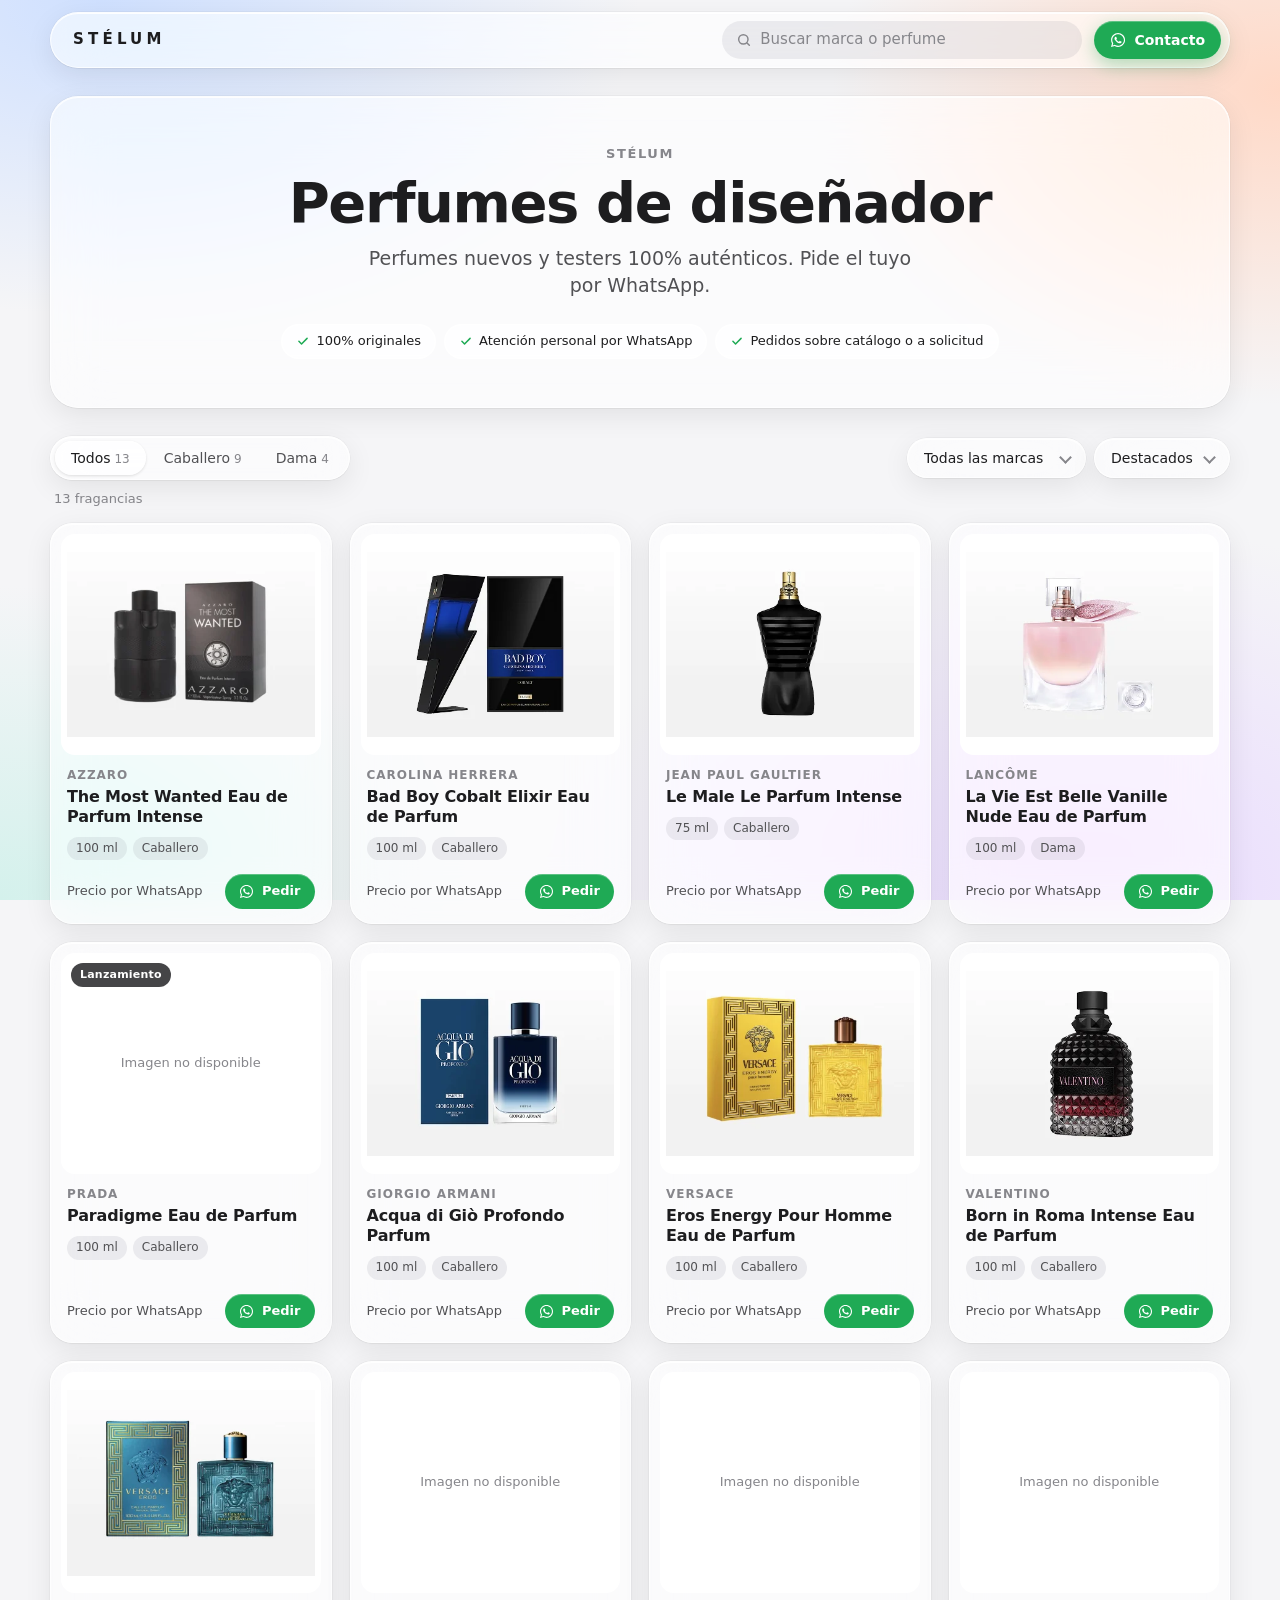
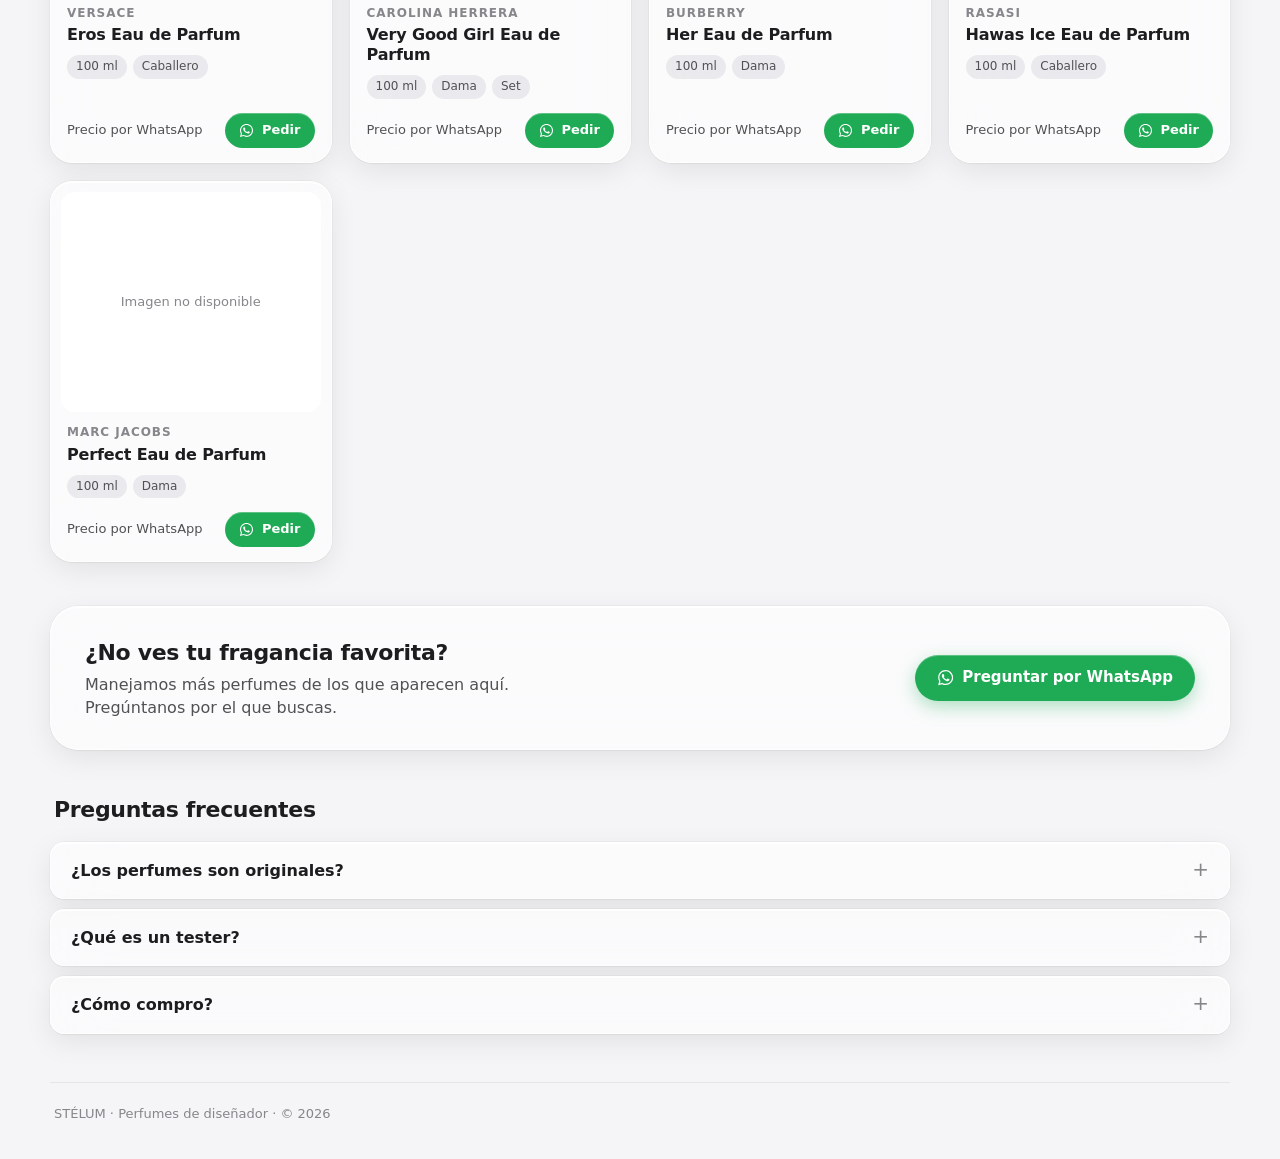
<file: index.html>
<!DOCTYPE html>
<html lang="es">
<head>
    <meta charset="UTF-8">
    <meta name="viewport" content="width=device-width, initial-scale=1, viewport-fit=cover">
    <meta name="theme-color" content="#f5f5f7" media="(prefers-color-scheme: light)">
    <meta name="theme-color" content="#0b0d12" media="(prefers-color-scheme: dark)">
    <meta name="color-scheme" content="light dark">
    <link rel="icon" href="data:image/svg+xml,%3Csvg xmlns='http://www.w3.org/2000/svg' viewBox='0 0 64 64'%3E%3Crect width='64' height='64' rx='15' fill='%231d1d1f'/%3E%3Ctext x='32' y='44' font-family='-apple-system,Helvetica,Arial' font-size='34' font-weight='600' fill='%23fff' text-anchor='middle'%3ES%3C/text%3E%3C/svg%3E">
    <!-- Los bloques build:* los genera scripts/build.py. No editar a mano. -->
    <!-- build:head -->
    <title>STÉLUM | Perfumes de diseñador</title>
    <meta name="description" content="Perfumes nuevos y testers 100% auténticos. Pide el tuyo por WhatsApp. 13 fragancias de 11 marcas.">
    <link rel="canonical" href="https://stelummx.github.io/catalogo-perfumes/">
    <meta property="og:type" content="website">
    <meta property="og:site_name" content="STÉLUM">
    <meta property="og:title" content="STÉLUM | Perfumes de diseñador">
    <meta property="og:description" content="Perfumes nuevos y testers 100% auténticos. Pide el tuyo por WhatsApp. 13 fragancias de 11 marcas.">
    <meta property="og:url" content="https://stelummx.github.io/catalogo-perfumes/">
    <meta property="og:image" content="https://stelummx.github.io/catalogo-perfumes/img/og/portada.jpg">
    <meta property="og:image:width" content="1200">
    <meta property="og:image:height" content="630">
    <meta name="twitter:card" content="summary_large_image">
    <link rel="stylesheet" href="assets/styles.css?v=1fbfc29d">
    <script defer src="assets/app.js?v=1fbfc29d"></script>
    <!-- /build:head -->
</head>
<body>
    <div class="wallpaper" aria-hidden="true"></div>

    <header class="toolbar glass" role="banner">
        <a class="wordmark" href="./" aria-label="Inicio">STÉLUM</a>
        <label class="search">
            <svg viewBox="0 0 24 24" aria-hidden="true"><circle cx="11" cy="11" r="7"/><path d="m20 20-3.5-3.5"/></svg>
            <input id="q" type="search" placeholder="Buscar marca o perfume" autocomplete="off" aria-label="Buscar">
        </label>
        <a class="btn-wa btn-wa--compact" id="waTop" target="_blank" rel="noopener">
            <svg class="i-wa" viewBox="0 0 448 512" aria-hidden="true"><use href="#wa"/></svg><span>Contacto</span>
        </a>
    </header>

    <main>
        <section class="hero glass">
            <p class="eyebrow" id="heroEyebrow"></p>
            <h1 id="heroTitle"></h1>
            <p class="hero-sub" id="heroSub"></p>
            <ul class="trust" id="trust"></ul>
        </section>

        <section class="controls" aria-label="Filtros">
            <div class="segmented glass" id="seg" role="tablist" aria-label="Género"></div>
            <div class="selects">
                <label class="select glass"><span class="sr">Marca</span>
                    <select id="marca" aria-label="Marca"><option value="">Todas las marcas</option></select>
                </label>
                <label class="select glass"><span class="sr">Ordenar</span>
                    <select id="orden" aria-label="Ordenar">
                        <option value="destacados">Destacados</option>
                        <option value="marca">Marca A-Z</option>
                        <option value="precio-asc">Precio: menor a mayor</option>
                        <option value="precio-desc">Precio: mayor a menor</option>
                    </select>
                </label>
            </div>
        </section>

        <p class="count" id="count" aria-live="polite"></p>
        <section class="grid" id="grid" aria-label="Productos"></section>

        <section class="empty glass" id="empty" hidden>
            <h2>No encontramos ese perfume en el catálogo</h2>
            <p>Probablemente lo podemos conseguir. Escríbenos y lo buscamos por ti.</p>
            <a class="btn-wa" id="waEmpty" target="_blank" rel="noopener"><svg class="i-wa" viewBox="0 0 448 512" aria-hidden="true"><use href="#wa"/></svg>Preguntar por WhatsApp</a>
        </section>

        <section class="cta glass">
            <div>
                <h2>¿No ves tu fragancia favorita?</h2>
                <p>Manejamos más perfumes de los que aparecen aquí. Pregúntanos por el que buscas.</p>
            </div>
            <a class="btn-wa" id="waCta" target="_blank" rel="noopener"><svg class="i-wa" viewBox="0 0 448 512" aria-hidden="true"><use href="#wa"/></svg>Preguntar por WhatsApp</a>
        </section>

        <section class="faq" aria-label="Preguntas frecuentes">
            <h2>Preguntas frecuentes</h2>
            <details class="glass"><summary>¿Los perfumes son originales?</summary><p>Sí. Todos los perfumes y testers que vendemos son 100% auténticos, de las casas que aparecen en el catálogo.</p></details>
            <details class="glass"><summary>¿Qué es un tester?</summary><p>Es la misma fragancia que la versión comercial, pensada originalmente para muestra en tienda. Suele venir en caja sencilla y a veces sin tapa, por eso su precio es menor.</p></details>
            <details class="glass"><summary>¿Cómo compro?</summary><p>Toca <strong>Pedir</strong> en el perfume que te interesa. Se abre WhatsApp con el mensaje listo y te confirmamos disponibilidad, precio y entrega.</p></details>
            <details class="glass" id="faqEnvios" hidden><summary>¿Hacen envíos?</summary><p></p></details>
            <details class="glass" id="faqPagos" hidden><summary>¿Qué formas de pago aceptan?</summary><p></p></details>
        </section>
    </main>

    <footer class="footer">
        <p><span id="footBrand"></span> · Perfumes de diseñador · © <span id="year"></span></p>
        <p class="footer-links" id="footLinks"></p>
    </footer>

    <dialog class="sheet glass" id="sheet" aria-labelledby="sheetTitle" tabindex="-1">
        <button class="sheet-close" id="sheetClose" aria-label="Cerrar">
            <svg viewBox="0 0 24 24" aria-hidden="true"><path d="M6 6l12 12M18 6 6 18"/></svg>
        </button>
        <div class="sheet-media"><img id="sheetImg" alt=""></div>
        <div class="sheet-body">
            <p class="brand" id="sheetBrand"></p>
            <h2 id="sheetTitle"></h2>
            <div class="chips" id="sheetChips"></div>
            <p class="price price--lg" id="sheetPrice"></p>
            <p class="sheet-desc" id="sheetDesc"></p>
            <a class="btn-wa btn-wa--block" id="sheetWa" target="_blank" rel="noopener"><svg class="i-wa" viewBox="0 0 448 512" aria-hidden="true"><use href="#wa"/></svg>Pedir por WhatsApp</a>
            <button class="btn-ghost" id="sheetShare" type="button">
                <svg viewBox="0 0 24 24" aria-hidden="true"><path d="M12 3v12M7 8l5-5 5 5M5 13v6a2 2 0 0 0 2 2h10a2 2 0 0 0 2-2v-6"/></svg>
                <span>Compartir</span>
            </button>
        </div>
    </dialog>

    <div class="toast glass" id="toast" role="status" hidden></div>

    <svg width="0" height="0" style="position:absolute" aria-hidden="true">
        <!-- Icono de WhatsApp: Font Awesome Free 7.3.1, CC BY 4.0, https://fontawesome.com -->
        <symbol id="wa" viewBox="0 0 448 512"><path fill="currentColor" d="M380.9 97.1c-41.9-42-97.7-65.1-157-65.1-122.4 0-222 99.6-222 222 0 39.1 10.2 77.3 29.6 111L0 480 117.7 449.1c32.4 17.7 68.9 27 106.1 27l.1 0c122.3 0 224.1-99.6 224.1-222 0-59.3-25.2-115-67.1-157zm-157 341.6c-33.2 0-65.7-8.9-94-25.7l-6.7-4-69.8 18.3 18.6-68.1-4.4-7c-18.5-29.4-28.2-63.3-28.2-98.2 0-101.7 82.8-184.5 184.6-184.5 49.3 0 95.6 19.2 130.4 54.1s56.2 81.2 56.1 130.5c0 101.8-84.9 184.6-186.6 184.6zM325.1 300.5c-5.5-2.8-32.8-16.2-37.9-18-5.1-1.9-8.8-2.8-12.5 2.8s-14.3 18-17.6 21.8c-3.2 3.7-6.5 4.2-12 1.4-32.6-16.3-54-29.1-75.5-66-5.7-9.8 5.7-9.1 16.3-30.3 1.8-3.7 .9-6.9-.5-9.7s-12.5-30.1-17.1-41.2c-4.5-10.8-9.1-9.3-12.5-9.5-3.2-.2-6.9-.2-10.6-.2s-9.7 1.4-14.8 6.9c-5.1 5.6-19.4 19-19.4 46.3s19.9 53.7 22.6 57.4c2.8 3.7 39.1 59.7 94.8 83.8 35.2 15.2 49 16.5 66.6 13.9 10.7-1.6 32.8-13.4 37.4-26.4s4.6-24.1 3.2-26.4c-1.3-2.5-5-3.9-10.5-6.6z"/></symbol>
    </svg>

    <!-- build:data -->
    <script id="catalogo" type="application/json">{"config":{"tienda":"STÉLUM","titulo":"Perfumes de diseñador","subtitulo":"Perfumes nuevos y testers 100% auténticos. Pide el tuyo por WhatsApp.","whatsapp":"525519187450","url_base":"https://stelummx.github.io/catalogo-perfumes/","moneda":"MXN","confianza":["100% originales","Atención personal por WhatsApp","Pedidos sobre catálogo o a solicitud"],"envios":"","pagos":"","instagram":""},"productos":[{"id":"azzaro-the-most-wanted-eau-de-parfum-intense-100","marca":"Azzaro","nombre":"The Most Wanted Eau de Parfum Intense","ml":100,"genero":"Caballero","presentacion":"","precio":null,"precio_oferta":null,"disponible":true,"etiquetas":[],"familia":"","descripcion":"","destacado":true,"imagen":"img/azzaro-the-most-wanted-eau-de-parfum-intense-100.webp"},{"id":"carolina-herrera-bad-boy-cobalt-elixir-eau-de-parfum-100","marca":"Carolina Herrera","nombre":"Bad Boy Cobalt Elixir Eau de Parfum","ml":100,"genero":"Caballero","presentacion":"","precio":null,"precio_oferta":null,"disponible":true,"etiquetas":[],"familia":"","descripcion":"","destacado":true,"imagen":"img/carolina-herrera-bad-boy-cobalt-elixir-eau-de-parfum-100.webp"},{"id":"jean-paul-gaultier-le-male-le-parfum-intense-75","marca":"Jean Paul Gaultier","nombre":"Le Male Le Parfum Intense","ml":75,"genero":"Caballero","presentacion":"","precio":null,"precio_oferta":null,"disponible":true,"etiquetas":[],"familia":"","descripcion":"","destacado":true,"imagen":"img/jean-paul-gaultier-le-male-le-parfum-intense-75.webp"},{"id":"giorgio-armani-acqua-di-gio-profondo-parfum-100","marca":"Giorgio Armani","nombre":"Acqua di Giò Profondo Parfum","ml":100,"genero":"Caballero","presentacion":"","precio":null,"precio_oferta":null,"disponible":true,"etiquetas":[],"familia":"","descripcion":"","destacado":false,"imagen":"img/giorgio-armani-acqua-di-gio-profondo-parfum-100.webp"},{"id":"lancome-la-vie-est-belle-vanille-nude-eau-de-parfum-100","marca":"Lancôme","nombre":"La Vie Est Belle Vanille Nude Eau de Parfum","ml":100,"genero":"Dama","presentacion":"","precio":null,"precio_oferta":null,"disponible":true,"etiquetas":[],"familia":"","descripcion":"","destacado":true,"imagen":"img/lancome-la-vie-est-belle-vanille-nude-eau-de-parfum-100.webp"},{"id":"versace-eros-energy-pour-homme-eau-de-parfum-100","marca":"Versace","nombre":"Eros Energy Pour Homme Eau de Parfum","ml":100,"genero":"Caballero","presentacion":"","precio":null,"precio_oferta":null,"disponible":true,"etiquetas":[],"familia":"","descripcion":"","destacado":false,"imagen":"img/versace-eros-energy-pour-homme-eau-de-parfum-100.webp"},{"id":"valentino-born-in-roma-intense-eau-de-parfum-100","marca":"Valentino","nombre":"Born in Roma Intense Eau de Parfum","ml":100,"genero":"Caballero","presentacion":"","precio":null,"precio_oferta":null,"disponible":true,"etiquetas":[],"familia":"","descripcion":"","destacado":false,"imagen":"img/valentino-born-in-roma-intense-eau-de-parfum-100.webp"},{"id":"versace-eros-eau-de-parfum-100","marca":"Versace","nombre":"Eros Eau de Parfum","ml":100,"genero":"Caballero","presentacion":"","precio":null,"precio_oferta":null,"disponible":true,"etiquetas":[],"familia":"","descripcion":"","destacado":false,"imagen":"img/versace-eros-eau-de-parfum-100.webp"},{"id":"carolina-herrera-very-good-girl-eau-de-parfum-100","marca":"Carolina Herrera","nombre":"Very Good Girl Eau de Parfum","ml":100,"genero":"Dama","presentacion":"Set","precio":null,"precio_oferta":null,"disponible":true,"etiquetas":[],"familia":"","descripcion":"","destacado":false,"imagen":"https://drive.google.com/thumbnail?id=18Pj2LeFxPBnFSSbiBZ0byZKV-HBmL9Hx&sz=w1200"},{"id":"burberry-her-eau-de-parfum-100","marca":"Burberry","nombre":"Her Eau de Parfum","ml":100,"genero":"Dama","presentacion":"","precio":null,"precio_oferta":null,"disponible":true,"etiquetas":[],"familia":"","descripcion":"","destacado":false,"imagen":"https://drive.google.com/thumbnail?id=1by2PtoddHROl_xZcaJISK5KqyaYC4w2u&sz=w1200"},{"id":"rasasi-hawas-ice-eau-de-parfum-100","marca":"Rasasi","nombre":"Hawas Ice Eau de Parfum","ml":100,"genero":"Caballero","presentacion":"","precio":null,"precio_oferta":null,"disponible":true,"etiquetas":[],"familia":"","descripcion":"","destacado":false,"imagen":"https://drive.google.com/thumbnail?id=1Wwyf5ZfbKxtPMZogTmHyhhI31Htk3WzH&sz=w1200"},{"id":"marc-jacobs-perfect-eau-de-parfum-100","marca":"Marc Jacobs","nombre":"Perfect Eau de Parfum","ml":100,"genero":"Dama","presentacion":"","precio":null,"precio_oferta":null,"disponible":true,"etiquetas":[],"familia":"","descripcion":"","destacado":false,"imagen":"https://drive.google.com/thumbnail?id=1zNE_Xv7JgB0Jh7KiO2WBmajZta9C2GmI&sz=w1200"},{"id":"prada-paradigme-eau-de-parfum-100","marca":"Prada","nombre":"Paradigme Eau de Parfum","ml":100,"genero":"Caballero","presentacion":"","precio":null,"precio_oferta":null,"disponible":true,"etiquetas":["lanzamiento"],"familia":"","descripcion":"","destacado":true,"imagen":"https://drive.google.com/thumbnail?id=1hHx0P2Yk_VBJiFXk40-cfMFqHPNiN-Uf&sz=w1200"}]}</script>
    <!-- /build:data -->
</body>
</html>
</file>
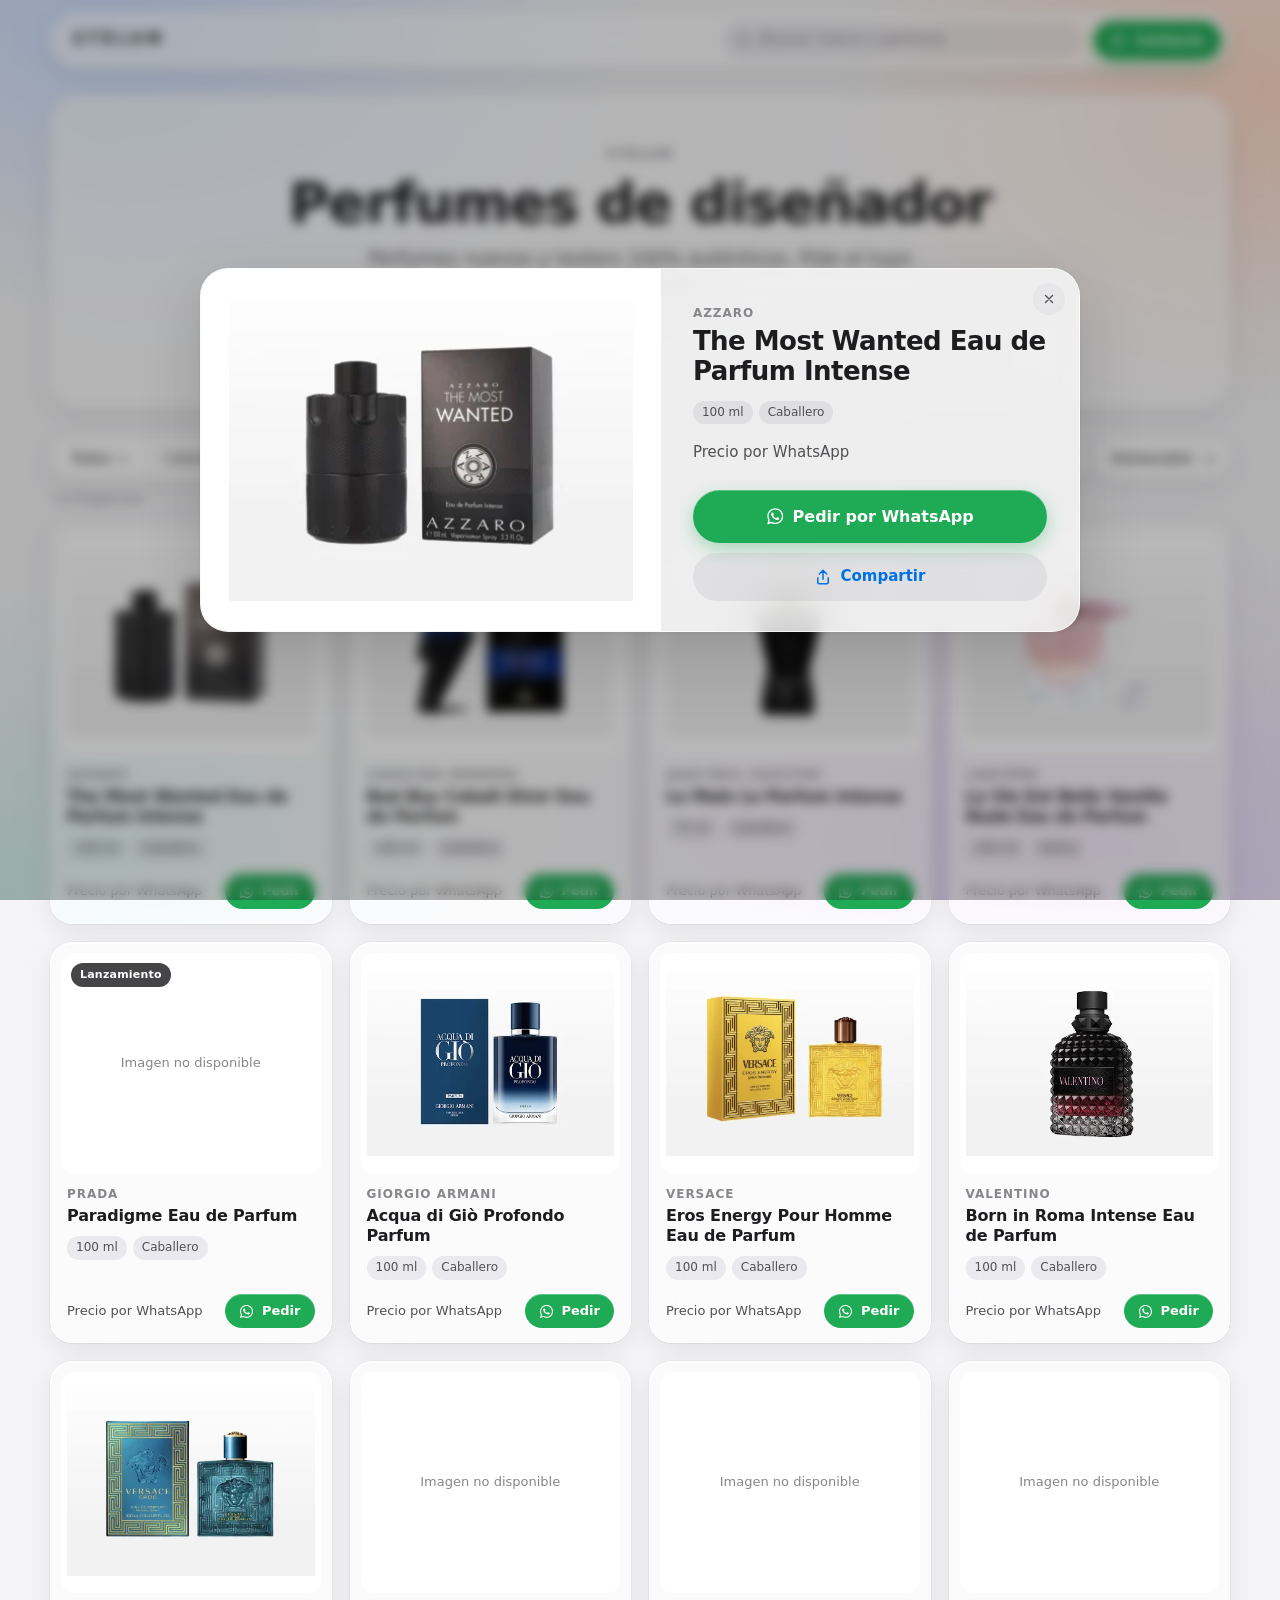
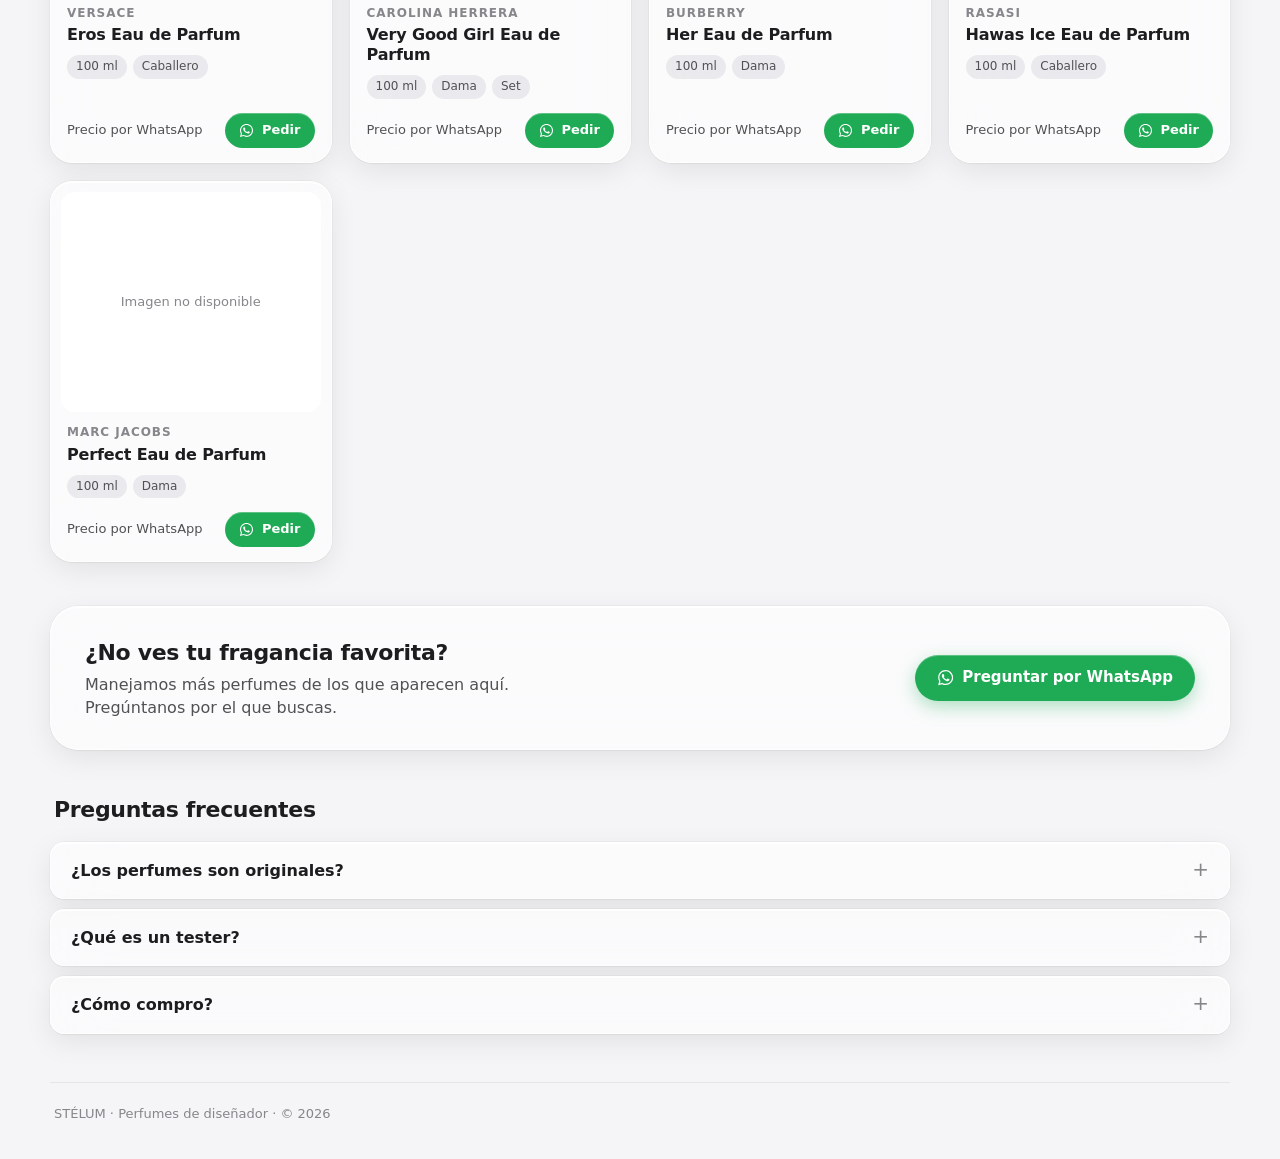
<file: p/azzaro-the-most-wanted-eau-de-parfum-intense-100/index.html>
<!DOCTYPE html>
<html lang="es"><head><meta charset="UTF-8">
<meta name="viewport" content="width=device-width, initial-scale=1">
<title>Azzaro The Most Wanted Eau de Parfum Intense 100 ml | STÉLUM</title>
<meta name="description" content="Caballero. Disponible. 100% original. Pídelo por WhatsApp.">
<link rel="canonical" href="https://stelummx.github.io/catalogo-perfumes/p/azzaro-the-most-wanted-eau-de-parfum-intense-100/">
<meta property="og:type" content="product">
<meta property="og:site_name" content="STÉLUM">
<meta property="og:title" content="Azzaro The Most Wanted Eau de Parfum Intense 100 ml">
<meta property="og:description" content="Caballero. Disponible. 100% original. Pídelo por WhatsApp.">
<meta property="og:url" content="https://stelummx.github.io/catalogo-perfumes/p/azzaro-the-most-wanted-eau-de-parfum-intense-100/">
<meta property="og:image" content="https://stelummx.github.io/catalogo-perfumes/img/og/azzaro-the-most-wanted-eau-de-parfum-intense-100.jpg">
<meta property="og:image:width" content="1200">
<meta property="og:image:height" content="630">
<meta name="twitter:card" content="summary_large_image">
<script>location.replace("../../?p=azzaro-the-most-wanted-eau-de-parfum-intense-100"+(location.search?"&"+location.search.slice(1):""))</script>
</head><body><a href="../../?p=azzaro-the-most-wanted-eau-de-parfum-intense-100">Ver Azzaro The Most Wanted Eau de Parfum Intense 100 ml</a></body></html>
</file>
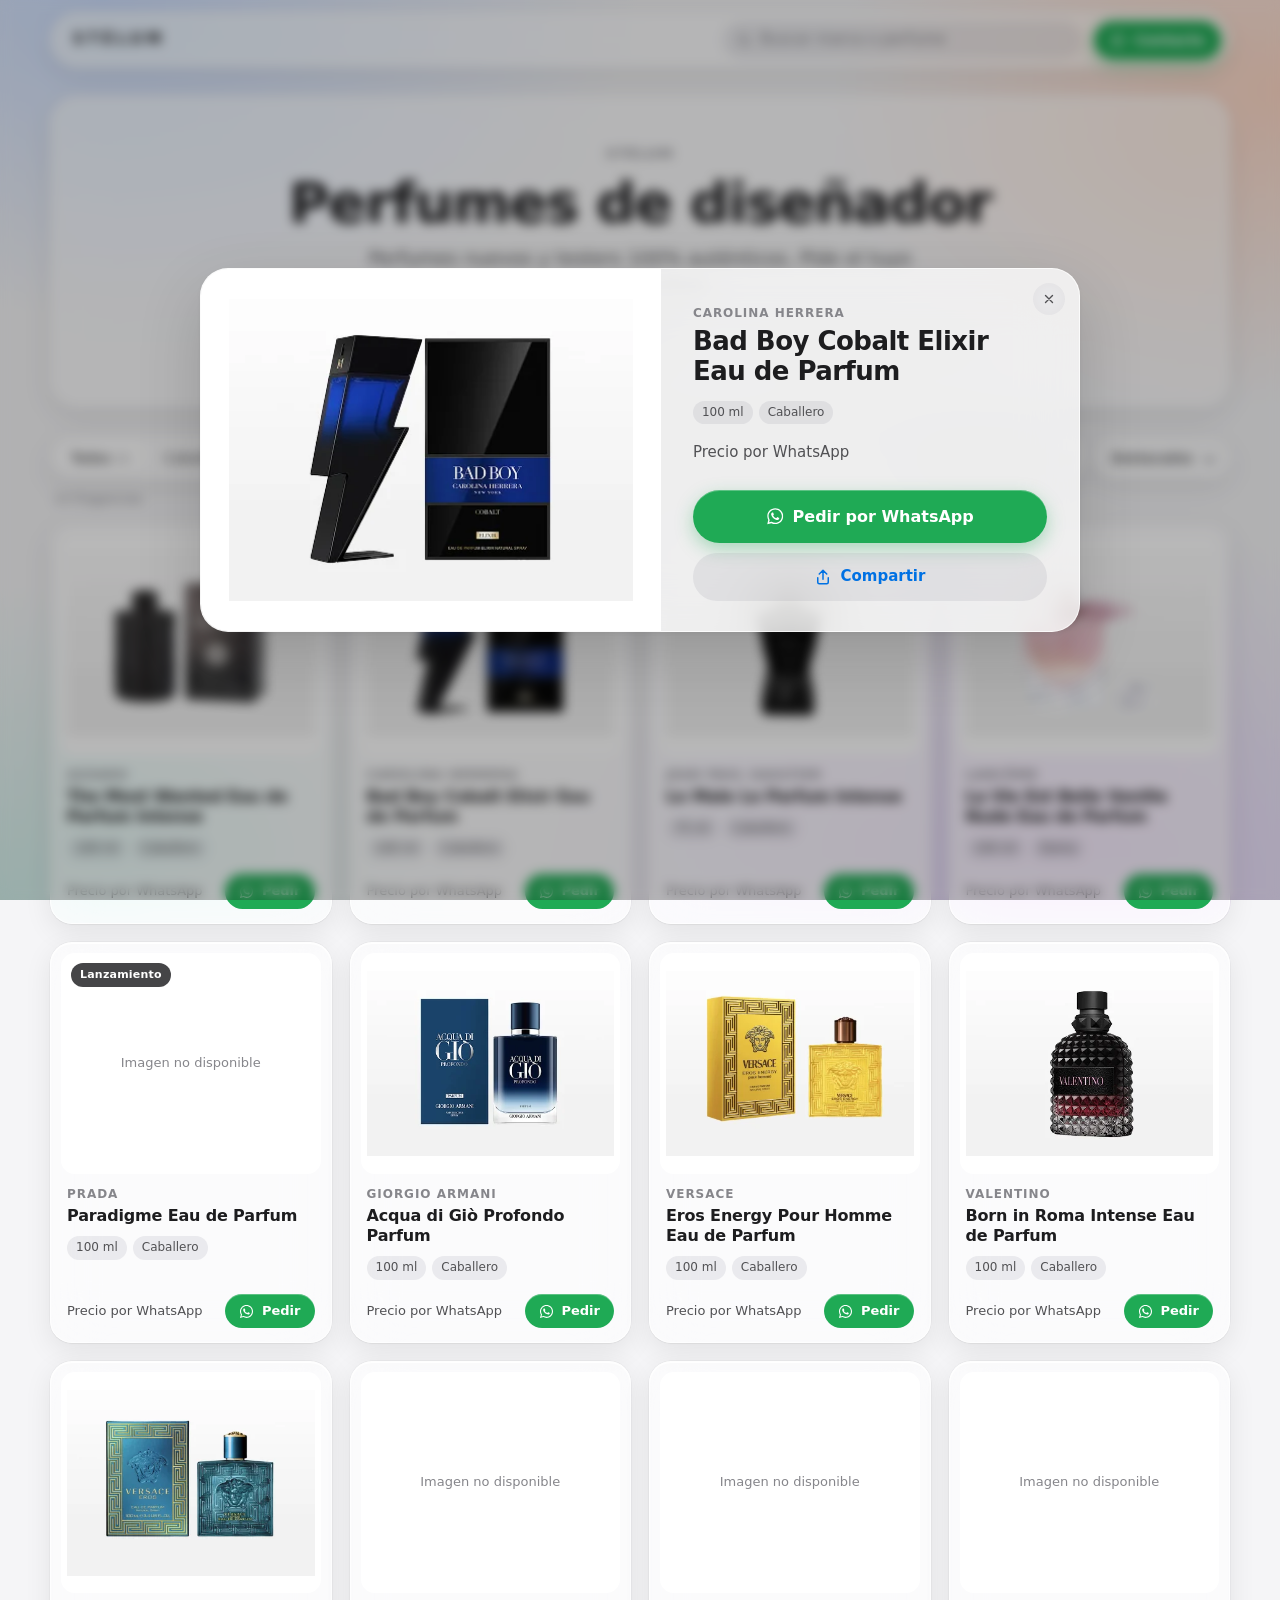
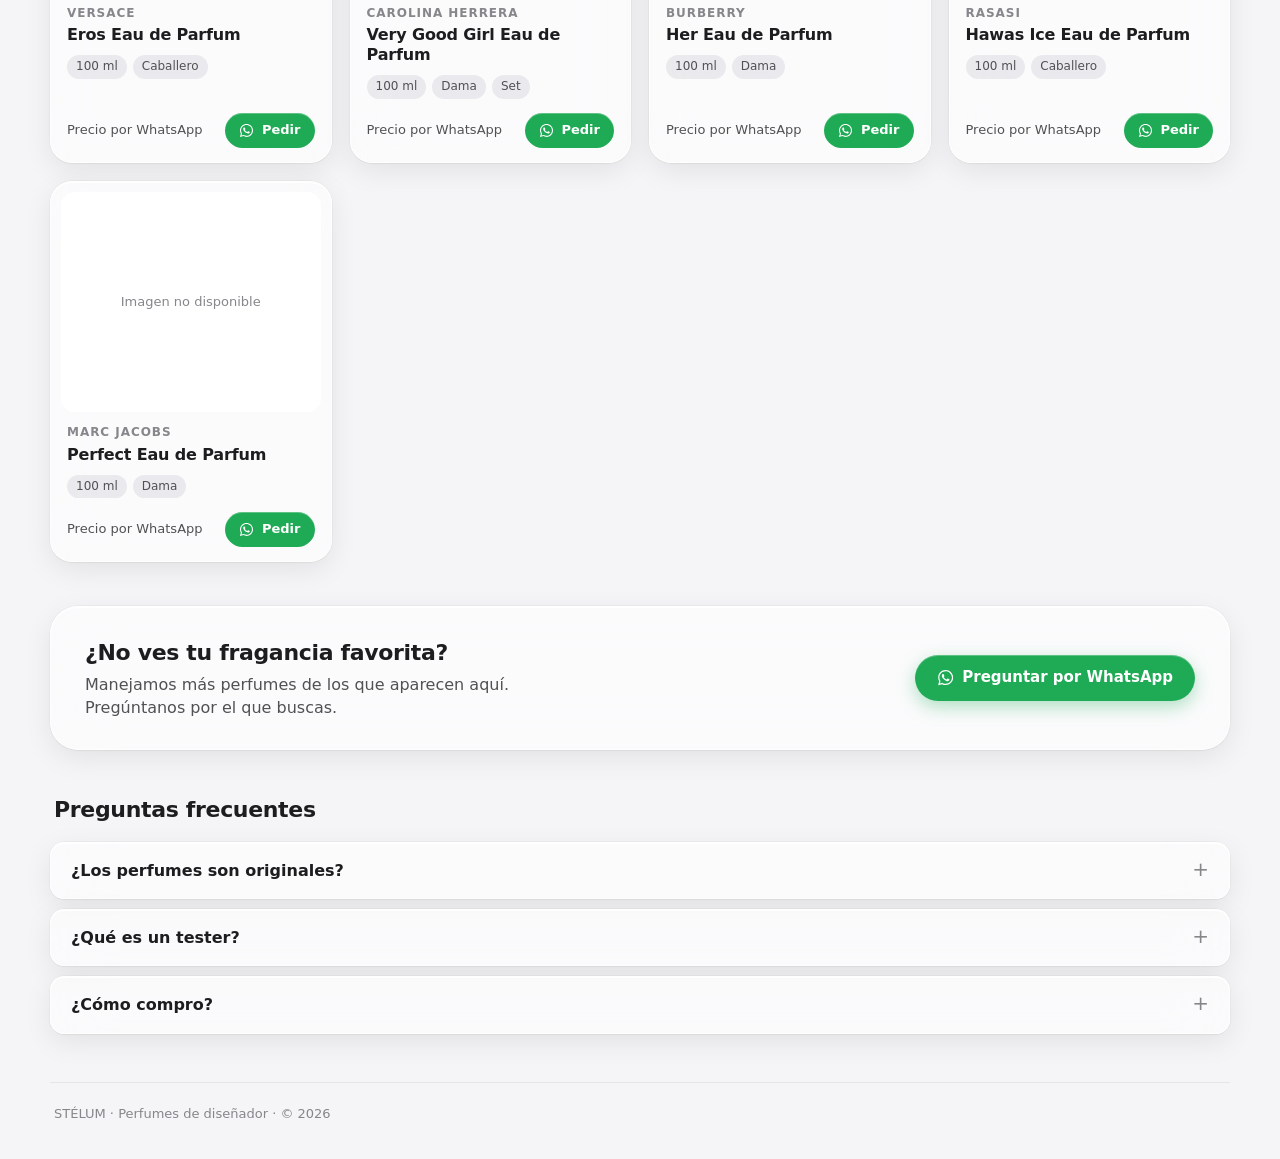
<file: p/carolina-herrera-bad-boy-cobalt-elixir-eau-de-parfum-100/index.html>
<!DOCTYPE html>
<html lang="es"><head><meta charset="UTF-8">
<meta name="viewport" content="width=device-width, initial-scale=1">
<title>Carolina Herrera Bad Boy Cobalt Elixir Eau de Parfum 100 ml | STÉLUM</title>
<meta name="description" content="Caballero. Disponible. 100% original. Pídelo por WhatsApp.">
<link rel="canonical" href="https://stelummx.github.io/catalogo-perfumes/p/carolina-herrera-bad-boy-cobalt-elixir-eau-de-parfum-100/">
<meta property="og:type" content="product">
<meta property="og:site_name" content="STÉLUM">
<meta property="og:title" content="Carolina Herrera Bad Boy Cobalt Elixir Eau de Parfum 100 ml">
<meta property="og:description" content="Caballero. Disponible. 100% original. Pídelo por WhatsApp.">
<meta property="og:url" content="https://stelummx.github.io/catalogo-perfumes/p/carolina-herrera-bad-boy-cobalt-elixir-eau-de-parfum-100/">
<meta property="og:image" content="https://stelummx.github.io/catalogo-perfumes/img/og/carolina-herrera-bad-boy-cobalt-elixir-eau-de-parfum-100.jpg">
<meta property="og:image:width" content="1200">
<meta property="og:image:height" content="630">
<meta name="twitter:card" content="summary_large_image">
<script>location.replace("../../?p=carolina-herrera-bad-boy-cobalt-elixir-eau-de-parfum-100"+(location.search?"&"+location.search.slice(1):""))</script>
</head><body><a href="../../?p=carolina-herrera-bad-boy-cobalt-elixir-eau-de-parfum-100">Ver Carolina Herrera Bad Boy Cobalt Elixir Eau de Parfum 100 ml</a></body></html>
</file>
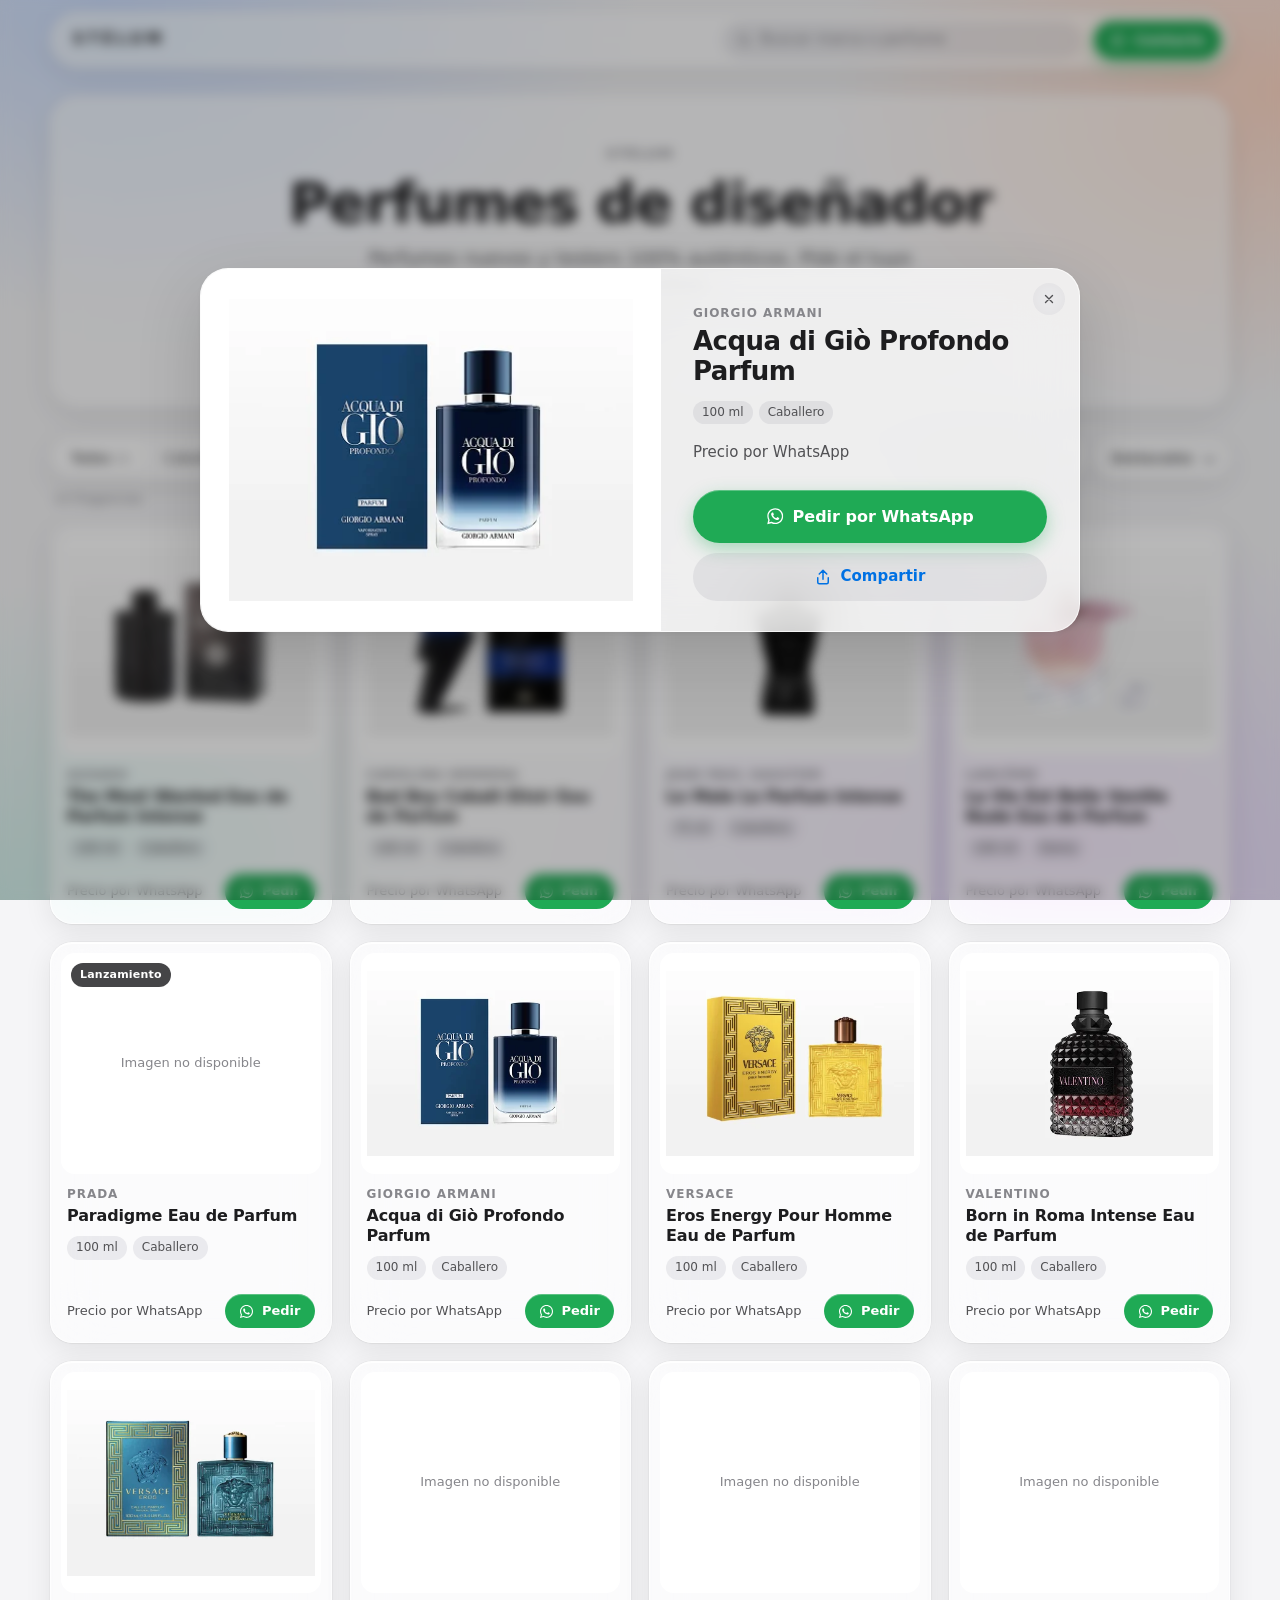
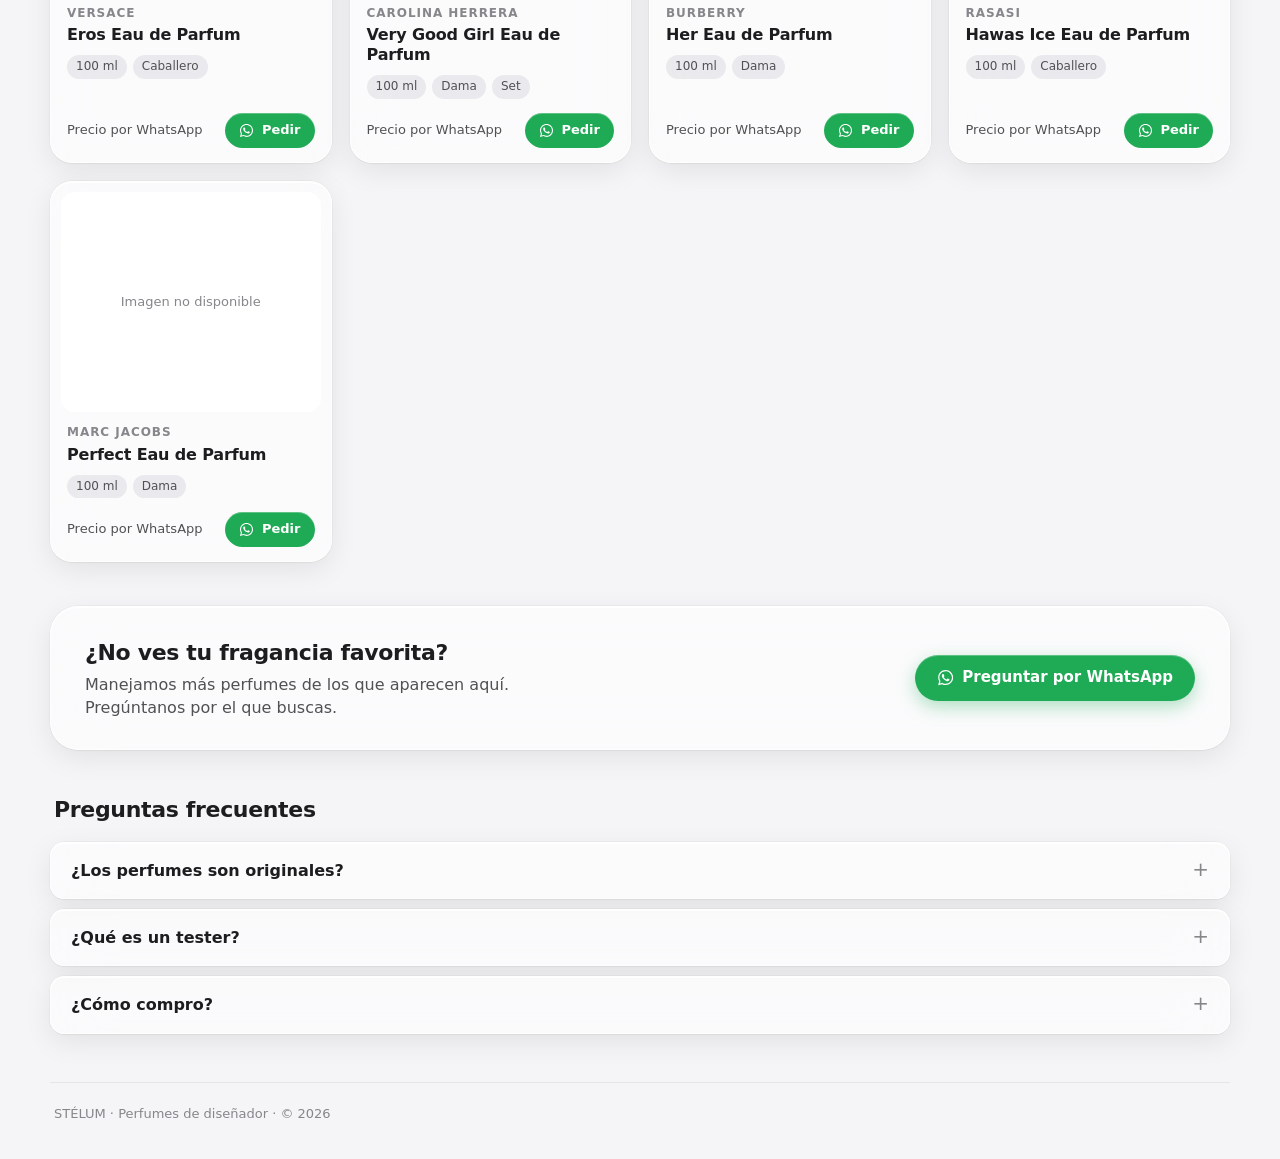
<file: p/giorgio-armani-acqua-di-gio-profondo-parfum-100/index.html>
<!DOCTYPE html>
<html lang="es"><head><meta charset="UTF-8">
<meta name="viewport" content="width=device-width, initial-scale=1">
<title>Giorgio Armani Acqua di Giò Profondo Parfum 100 ml | STÉLUM</title>
<meta name="description" content="Caballero. Disponible. 100% original. Pídelo por WhatsApp.">
<link rel="canonical" href="https://stelummx.github.io/catalogo-perfumes/p/giorgio-armani-acqua-di-gio-profondo-parfum-100/">
<meta property="og:type" content="product">
<meta property="og:site_name" content="STÉLUM">
<meta property="og:title" content="Giorgio Armani Acqua di Giò Profondo Parfum 100 ml">
<meta property="og:description" content="Caballero. Disponible. 100% original. Pídelo por WhatsApp.">
<meta property="og:url" content="https://stelummx.github.io/catalogo-perfumes/p/giorgio-armani-acqua-di-gio-profondo-parfum-100/">
<meta property="og:image" content="https://stelummx.github.io/catalogo-perfumes/img/og/giorgio-armani-acqua-di-gio-profondo-parfum-100.jpg">
<meta property="og:image:width" content="1200">
<meta property="og:image:height" content="630">
<meta name="twitter:card" content="summary_large_image">
<script>location.replace("../../?p=giorgio-armani-acqua-di-gio-profondo-parfum-100"+(location.search?"&"+location.search.slice(1):""))</script>
</head><body><a href="../../?p=giorgio-armani-acqua-di-gio-profondo-parfum-100">Ver Giorgio Armani Acqua di Giò Profondo Parfum 100 ml</a></body></html>
</file>
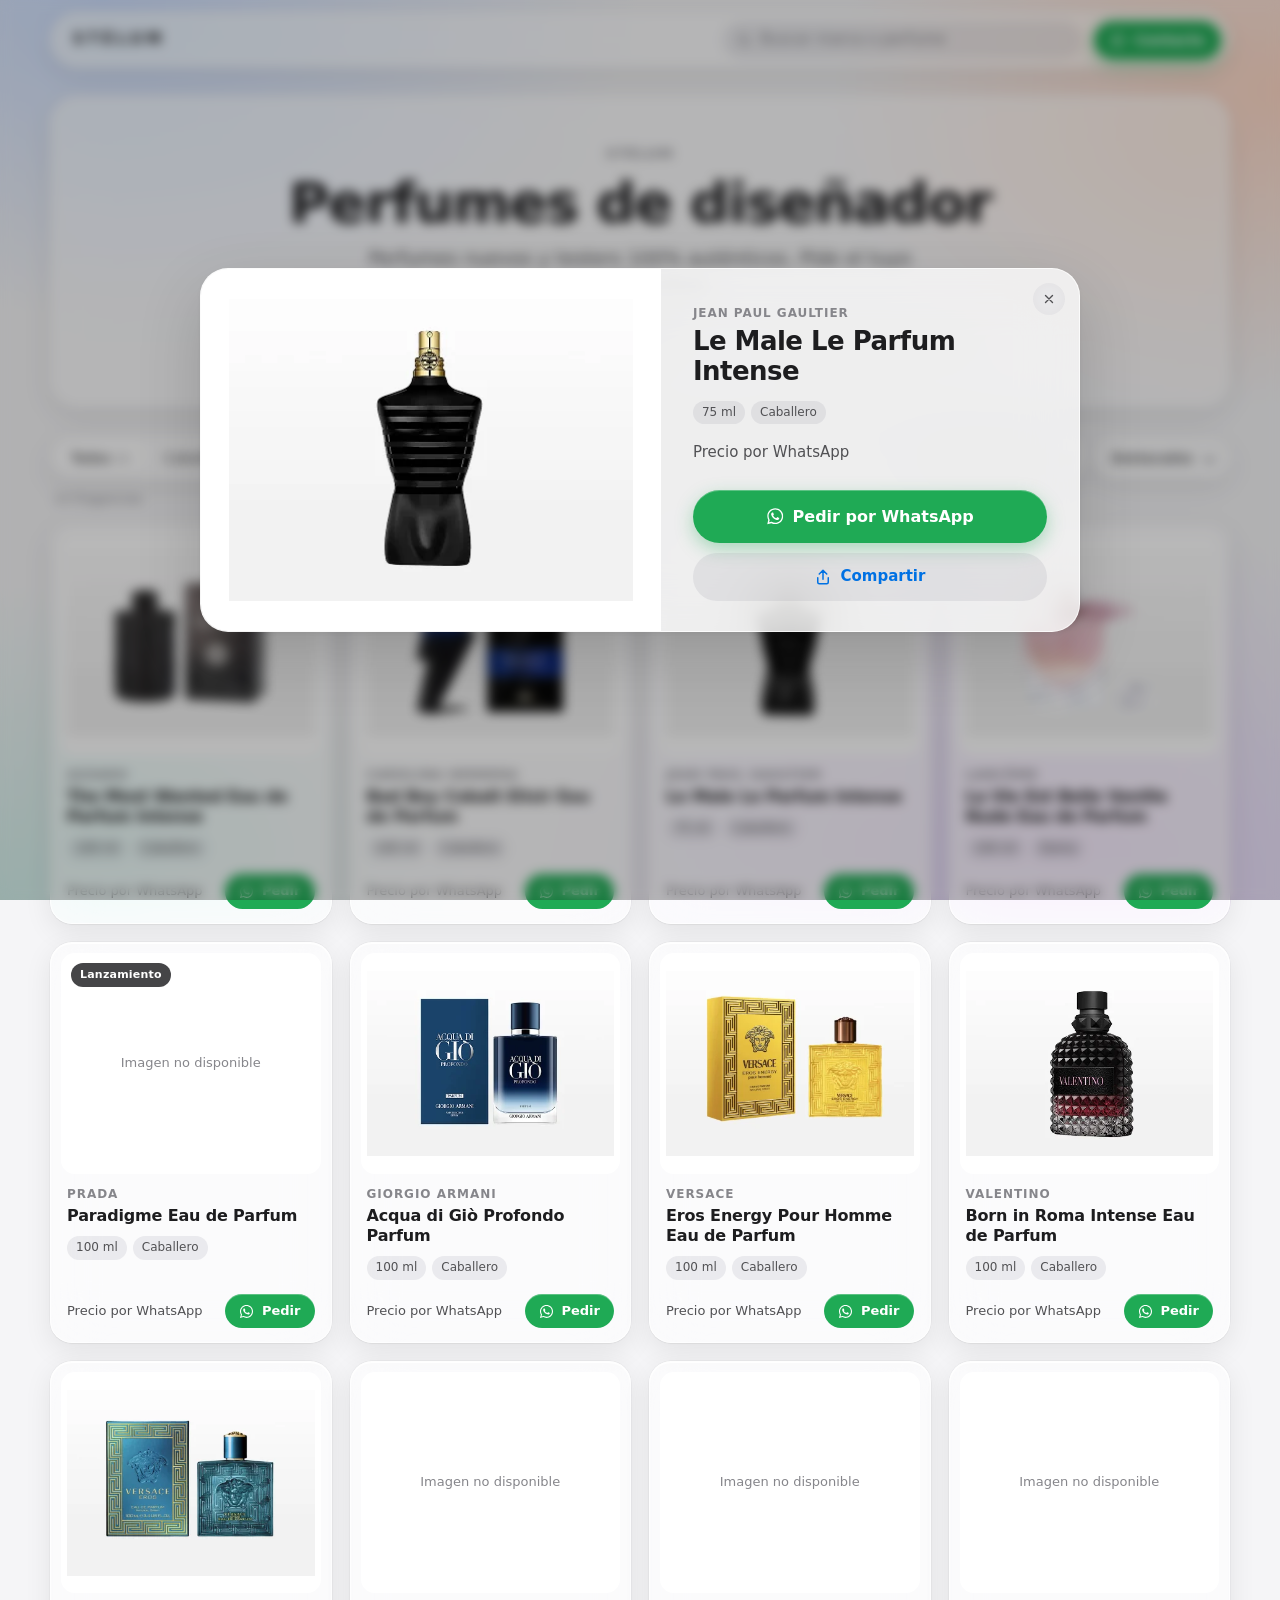
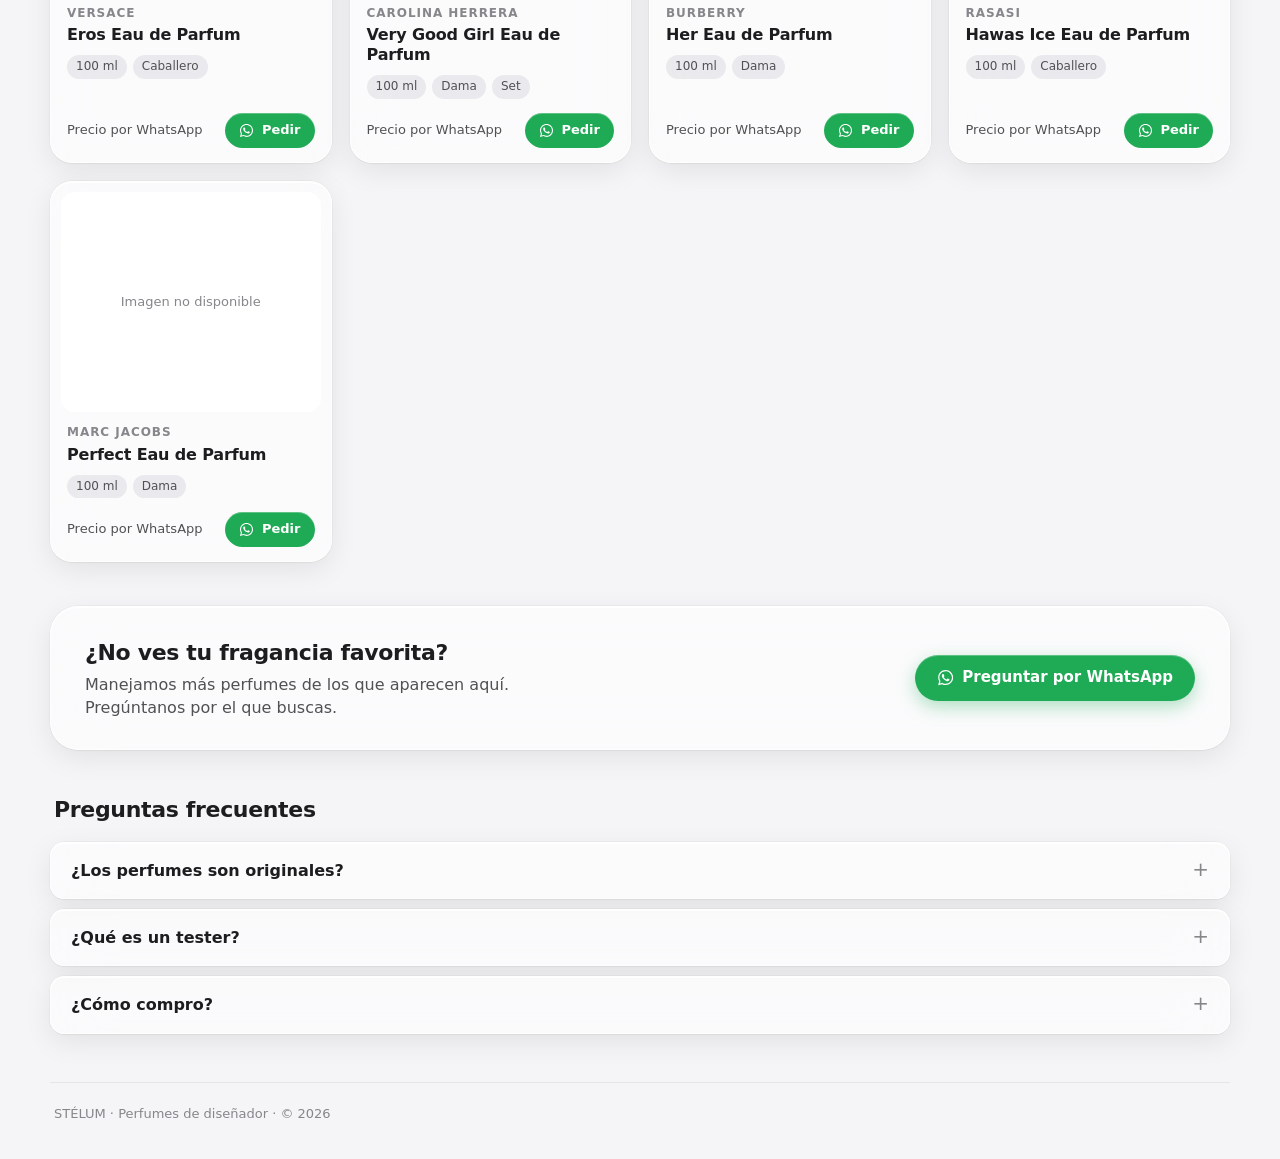
<file: p/jean-paul-gaultier-le-male-le-parfum-intense-75/index.html>
<!DOCTYPE html>
<html lang="es"><head><meta charset="UTF-8">
<meta name="viewport" content="width=device-width, initial-scale=1">
<title>Jean Paul Gaultier Le Male Le Parfum Intense 75 ml | STÉLUM</title>
<meta name="description" content="Caballero. Disponible. 100% original. Pídelo por WhatsApp.">
<link rel="canonical" href="https://stelummx.github.io/catalogo-perfumes/p/jean-paul-gaultier-le-male-le-parfum-intense-75/">
<meta property="og:type" content="product">
<meta property="og:site_name" content="STÉLUM">
<meta property="og:title" content="Jean Paul Gaultier Le Male Le Parfum Intense 75 ml">
<meta property="og:description" content="Caballero. Disponible. 100% original. Pídelo por WhatsApp.">
<meta property="og:url" content="https://stelummx.github.io/catalogo-perfumes/p/jean-paul-gaultier-le-male-le-parfum-intense-75/">
<meta property="og:image" content="https://stelummx.github.io/catalogo-perfumes/img/og/jean-paul-gaultier-le-male-le-parfum-intense-75.jpg">
<meta property="og:image:width" content="1200">
<meta property="og:image:height" content="630">
<meta name="twitter:card" content="summary_large_image">
<script>location.replace("../../?p=jean-paul-gaultier-le-male-le-parfum-intense-75"+(location.search?"&"+location.search.slice(1):""))</script>
</head><body><a href="../../?p=jean-paul-gaultier-le-male-le-parfum-intense-75">Ver Jean Paul Gaultier Le Male Le Parfum Intense 75 ml</a></body></html>
</file>
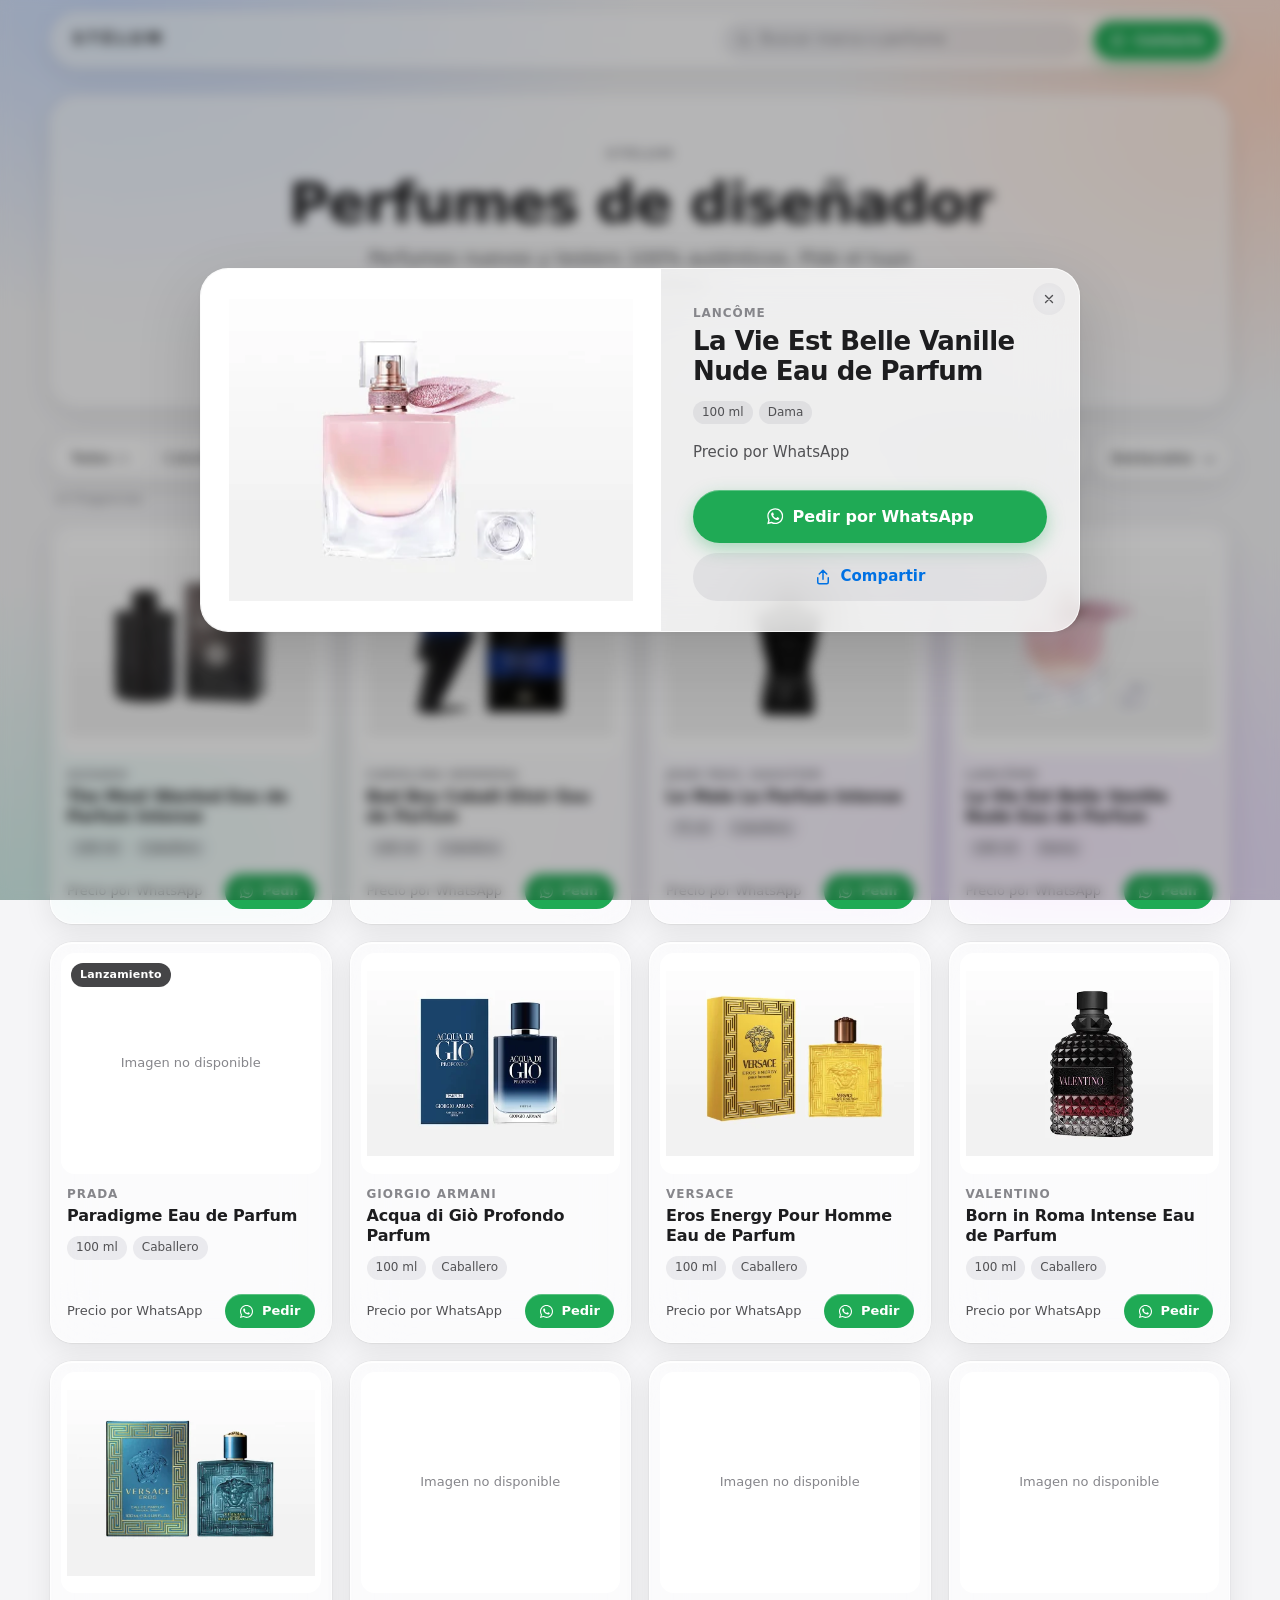
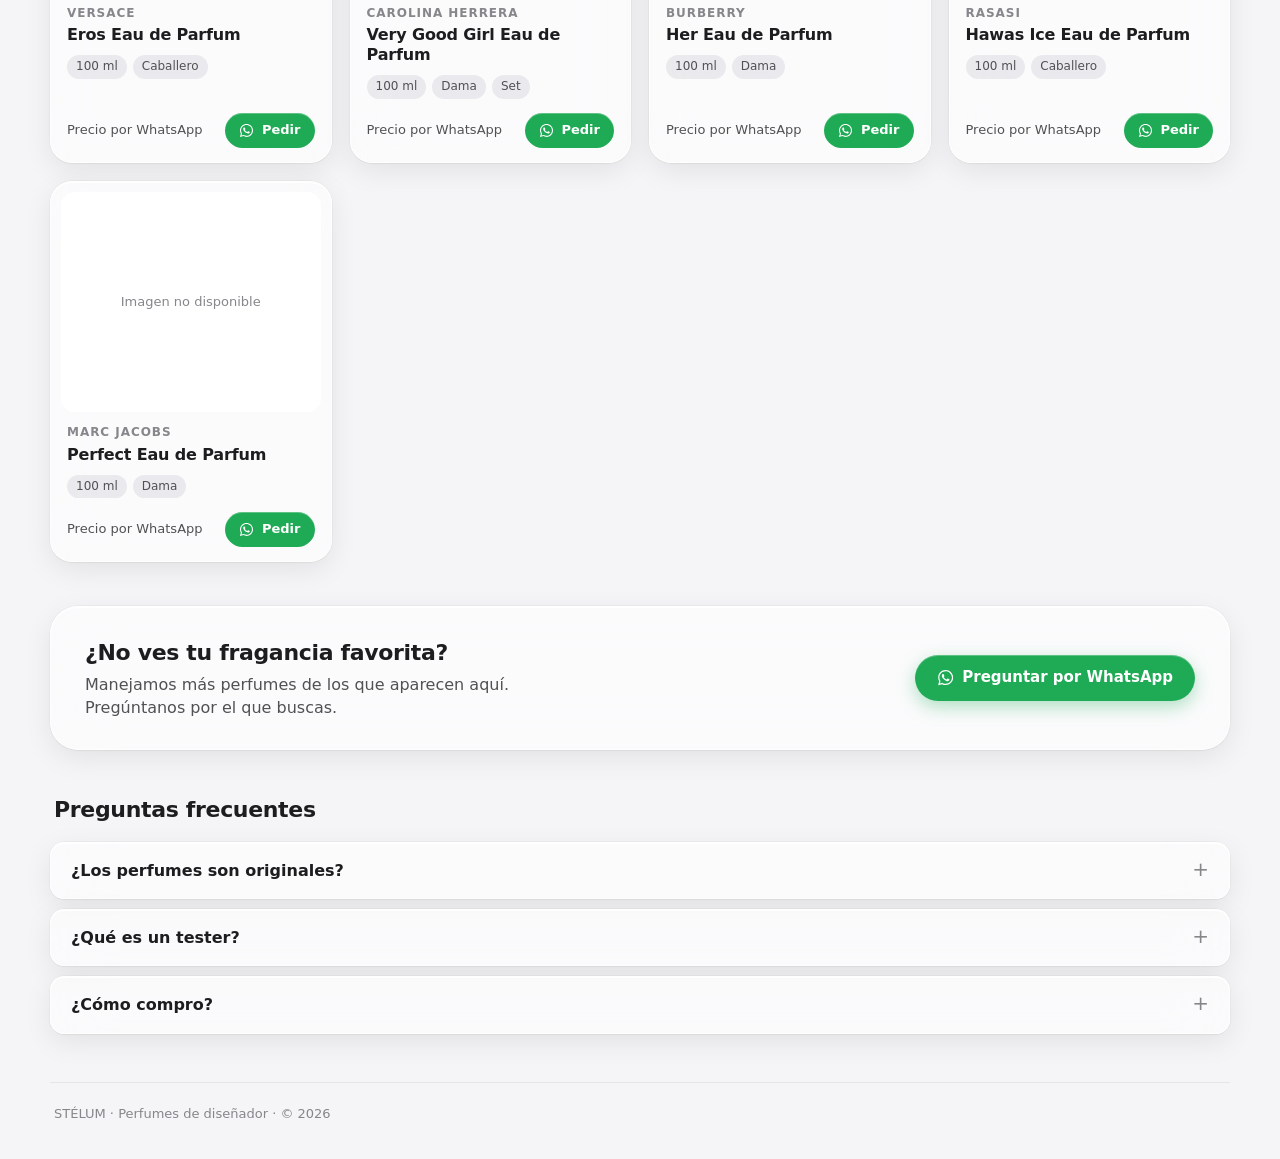
<file: p/lancome-la-vie-est-belle-vanille-nude-eau-de-parfum-100/index.html>
<!DOCTYPE html>
<html lang="es"><head><meta charset="UTF-8">
<meta name="viewport" content="width=device-width, initial-scale=1">
<title>Lancôme La Vie Est Belle Vanille Nude Eau de Parfum 100 ml | STÉLUM</title>
<meta name="description" content="Dama. Disponible. 100% original. Pídelo por WhatsApp.">
<link rel="canonical" href="https://stelummx.github.io/catalogo-perfumes/p/lancome-la-vie-est-belle-vanille-nude-eau-de-parfum-100/">
<meta property="og:type" content="product">
<meta property="og:site_name" content="STÉLUM">
<meta property="og:title" content="Lancôme La Vie Est Belle Vanille Nude Eau de Parfum 100 ml">
<meta property="og:description" content="Dama. Disponible. 100% original. Pídelo por WhatsApp.">
<meta property="og:url" content="https://stelummx.github.io/catalogo-perfumes/p/lancome-la-vie-est-belle-vanille-nude-eau-de-parfum-100/">
<meta property="og:image" content="https://stelummx.github.io/catalogo-perfumes/img/og/lancome-la-vie-est-belle-vanille-nude-eau-de-parfum-100.jpg">
<meta property="og:image:width" content="1200">
<meta property="og:image:height" content="630">
<meta name="twitter:card" content="summary_large_image">
<script>location.replace("../../?p=lancome-la-vie-est-belle-vanille-nude-eau-de-parfum-100"+(location.search?"&"+location.search.slice(1):""))</script>
</head><body><a href="../../?p=lancome-la-vie-est-belle-vanille-nude-eau-de-parfum-100">Ver Lancôme La Vie Est Belle Vanille Nude Eau de Parfum 100 ml</a></body></html>
</file>
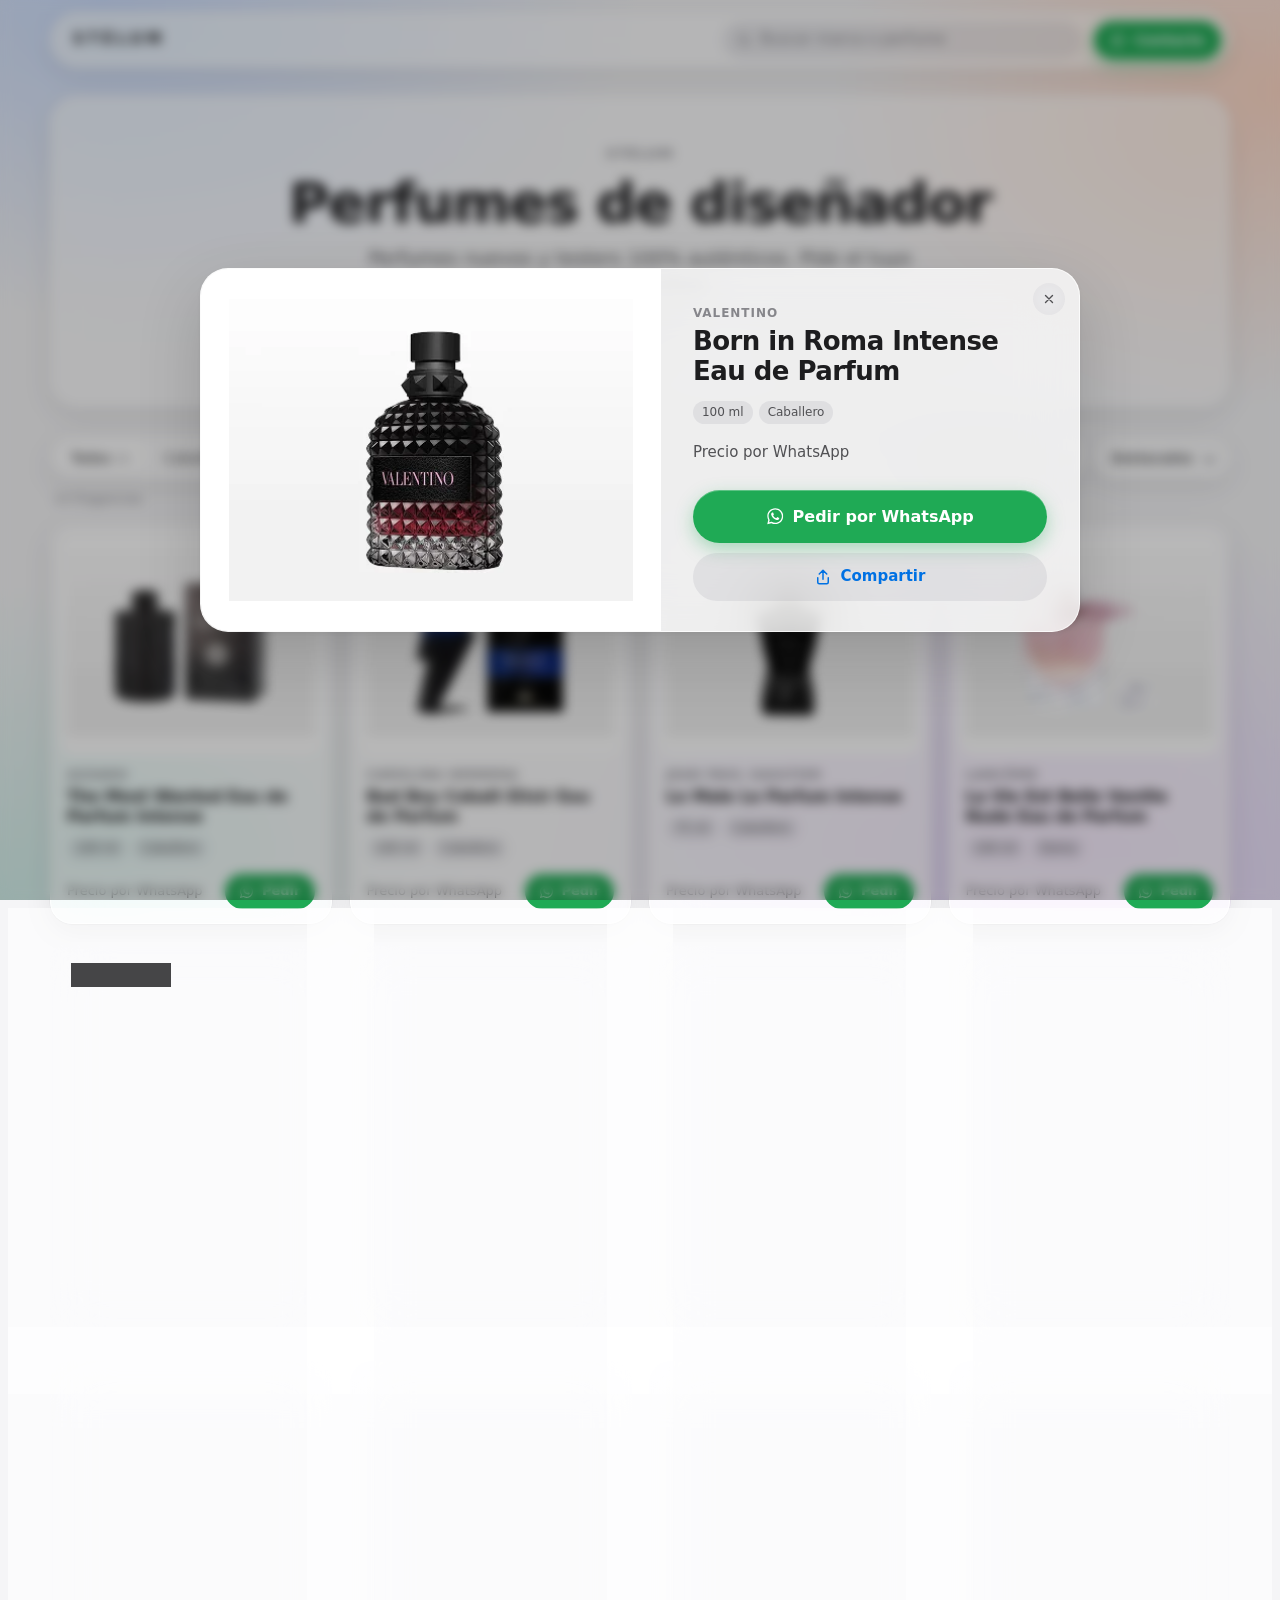
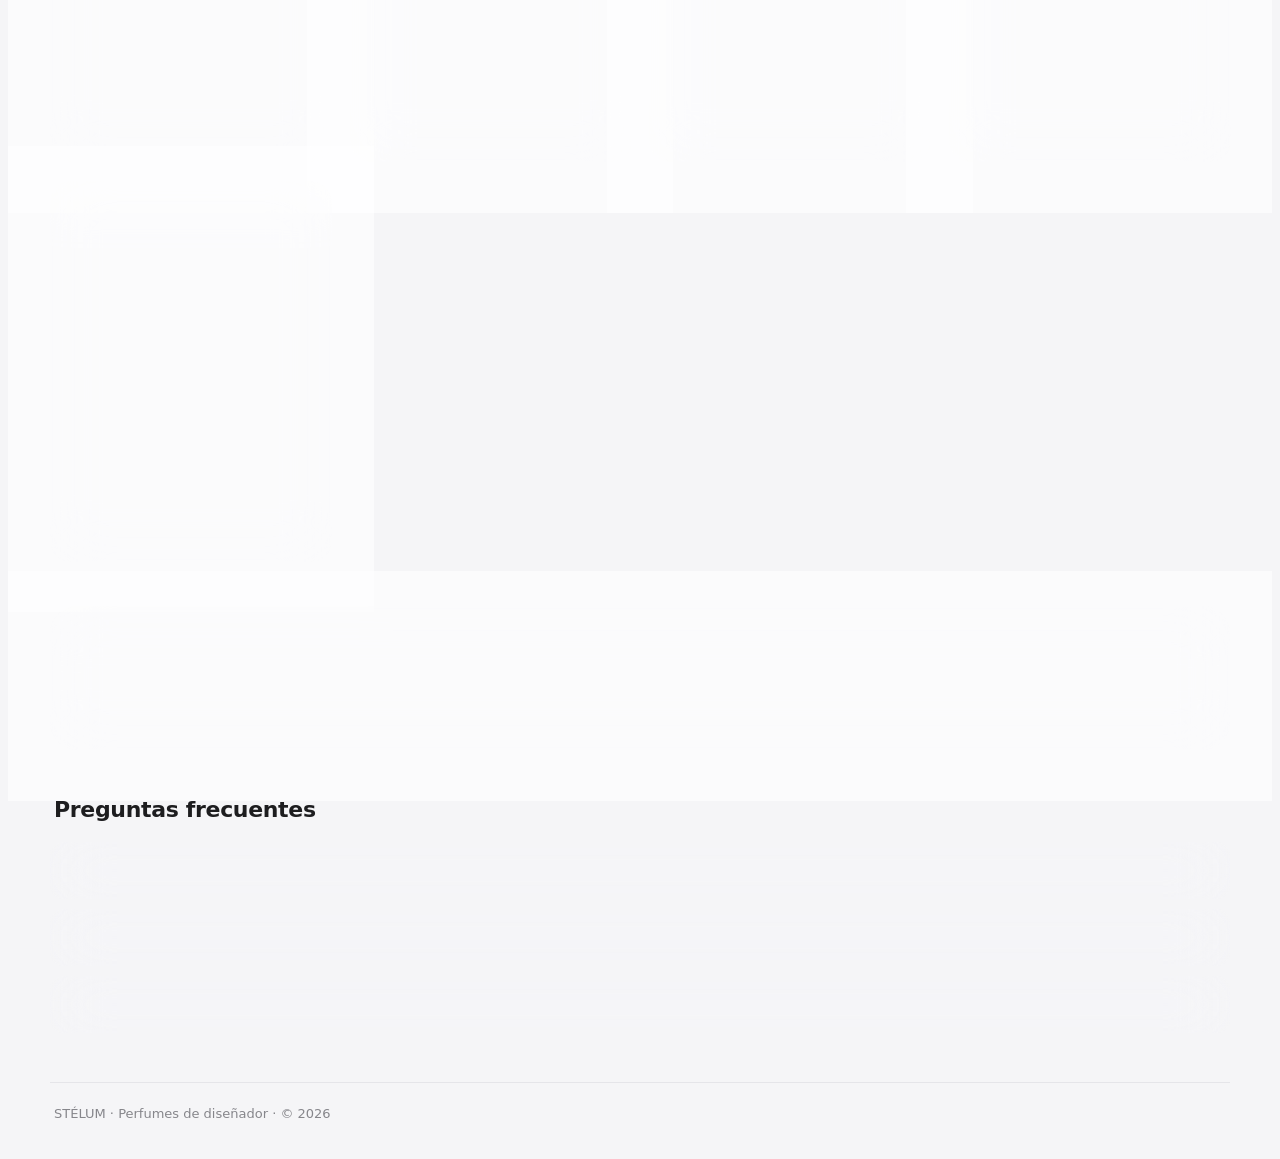
<file: p/valentino-born-in-roma-intense-eau-de-parfum-100/index.html>
<!DOCTYPE html>
<html lang="es"><head><meta charset="UTF-8">
<meta name="viewport" content="width=device-width, initial-scale=1">
<title>Valentino Born in Roma Intense Eau de Parfum 100 ml | STÉLUM</title>
<meta name="description" content="Caballero. Disponible. 100% original. Pídelo por WhatsApp.">
<link rel="canonical" href="https://stelummx.github.io/catalogo-perfumes/p/valentino-born-in-roma-intense-eau-de-parfum-100/">
<meta property="og:type" content="product">
<meta property="og:site_name" content="STÉLUM">
<meta property="og:title" content="Valentino Born in Roma Intense Eau de Parfum 100 ml">
<meta property="og:description" content="Caballero. Disponible. 100% original. Pídelo por WhatsApp.">
<meta property="og:url" content="https://stelummx.github.io/catalogo-perfumes/p/valentino-born-in-roma-intense-eau-de-parfum-100/">
<meta property="og:image" content="https://stelummx.github.io/catalogo-perfumes/img/og/valentino-born-in-roma-intense-eau-de-parfum-100.jpg">
<meta property="og:image:width" content="1200">
<meta property="og:image:height" content="630">
<meta name="twitter:card" content="summary_large_image">
<script>location.replace("../../?p=valentino-born-in-roma-intense-eau-de-parfum-100"+(location.search?"&"+location.search.slice(1):""))</script>
</head><body><a href="../../?p=valentino-born-in-roma-intense-eau-de-parfum-100">Ver Valentino Born in Roma Intense Eau de Parfum 100 ml</a></body></html>
</file>
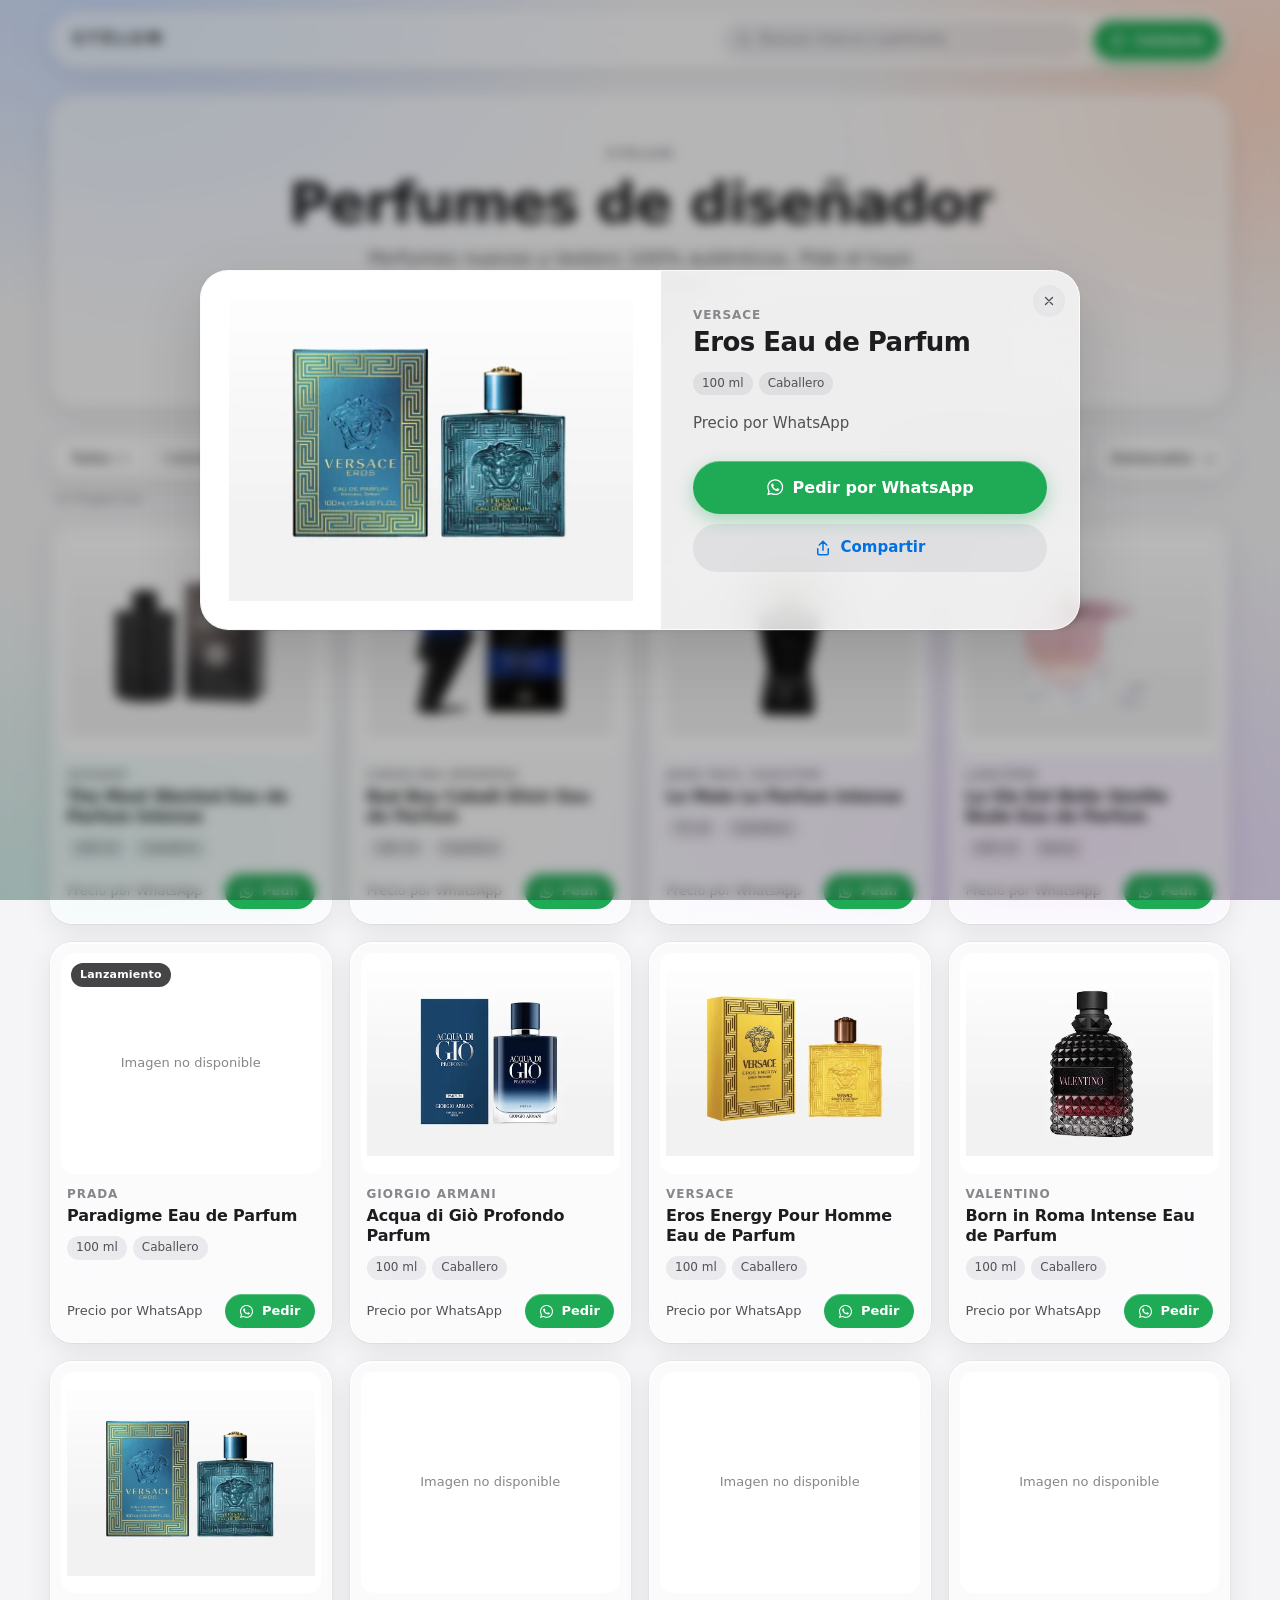
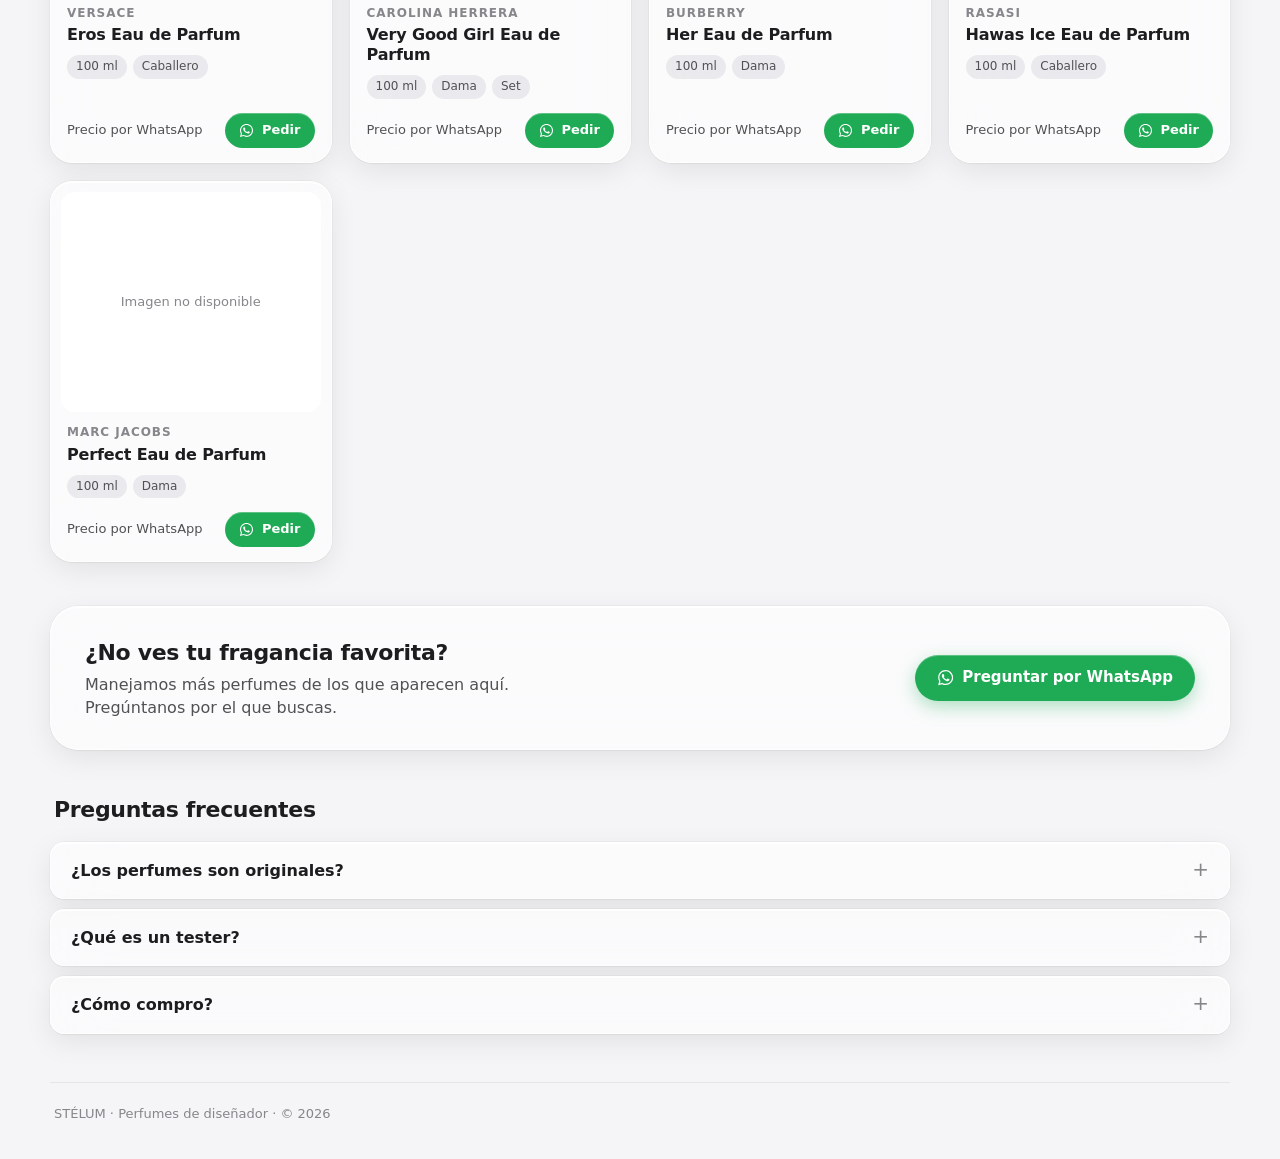
<file: p/versace-eros-eau-de-parfum-100/index.html>
<!DOCTYPE html>
<html lang="es"><head><meta charset="UTF-8">
<meta name="viewport" content="width=device-width, initial-scale=1">
<title>Versace Eros Eau de Parfum 100 ml | STÉLUM</title>
<meta name="description" content="Caballero. Disponible. 100% original. Pídelo por WhatsApp.">
<link rel="canonical" href="https://stelummx.github.io/catalogo-perfumes/p/versace-eros-eau-de-parfum-100/">
<meta property="og:type" content="product">
<meta property="og:site_name" content="STÉLUM">
<meta property="og:title" content="Versace Eros Eau de Parfum 100 ml">
<meta property="og:description" content="Caballero. Disponible. 100% original. Pídelo por WhatsApp.">
<meta property="og:url" content="https://stelummx.github.io/catalogo-perfumes/p/versace-eros-eau-de-parfum-100/">
<meta property="og:image" content="https://stelummx.github.io/catalogo-perfumes/img/og/versace-eros-eau-de-parfum-100.jpg">
<meta property="og:image:width" content="1200">
<meta property="og:image:height" content="630">
<meta name="twitter:card" content="summary_large_image">
<script>location.replace("../../?p=versace-eros-eau-de-parfum-100"+(location.search?"&"+location.search.slice(1):""))</script>
</head><body><a href="../../?p=versace-eros-eau-de-parfum-100">Ver Versace Eros Eau de Parfum 100 ml</a></body></html>
</file>
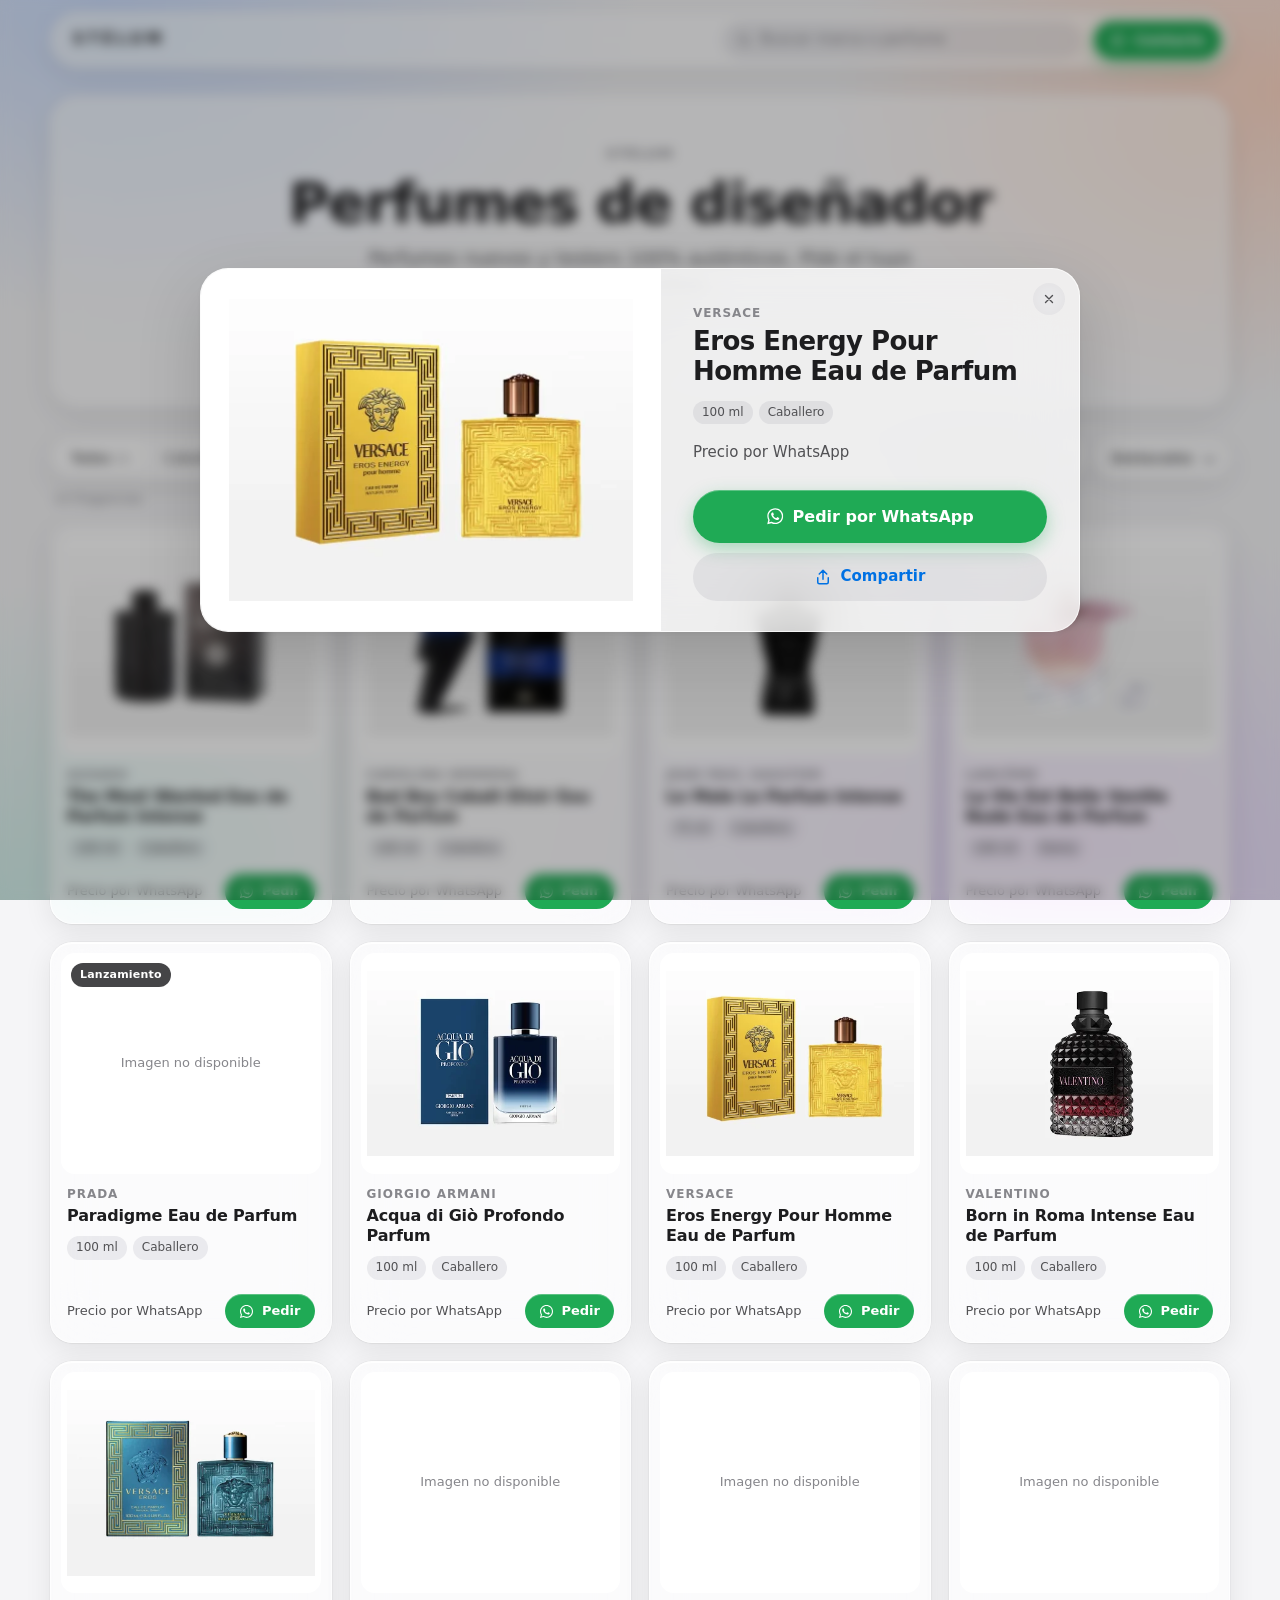
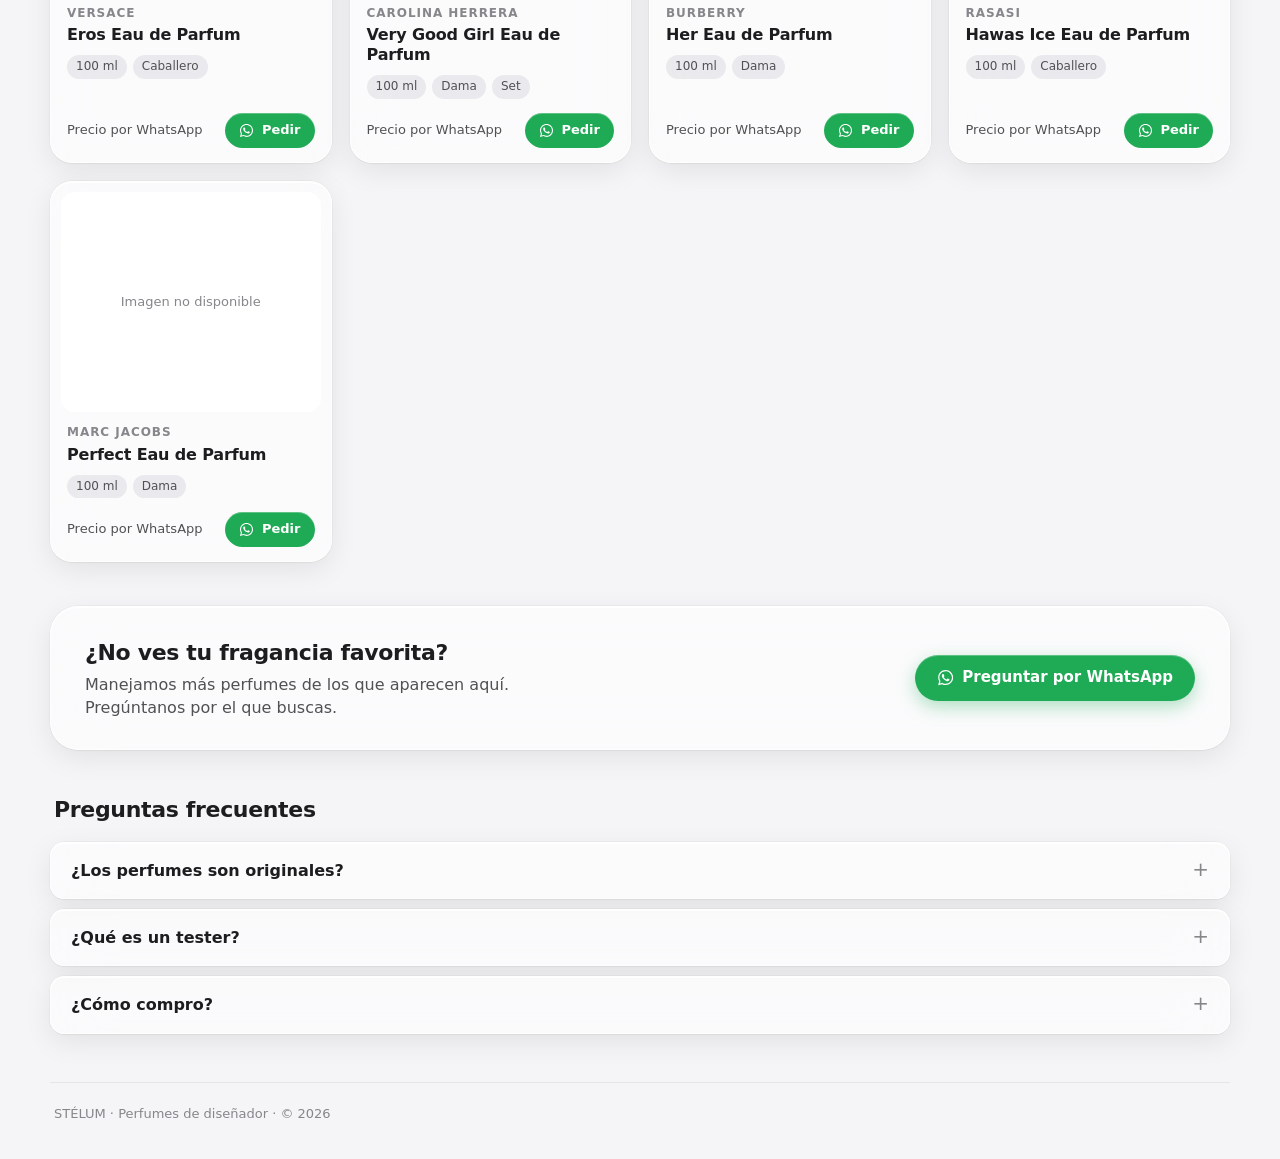
<file: p/versace-eros-energy-pour-homme-eau-de-parfum-100/index.html>
<!DOCTYPE html>
<html lang="es"><head><meta charset="UTF-8">
<meta name="viewport" content="width=device-width, initial-scale=1">
<title>Versace Eros Energy Pour Homme Eau de Parfum 100 ml | STÉLUM</title>
<meta name="description" content="Caballero. Disponible. 100% original. Pídelo por WhatsApp.">
<link rel="canonical" href="https://stelummx.github.io/catalogo-perfumes/p/versace-eros-energy-pour-homme-eau-de-parfum-100/">
<meta property="og:type" content="product">
<meta property="og:site_name" content="STÉLUM">
<meta property="og:title" content="Versace Eros Energy Pour Homme Eau de Parfum 100 ml">
<meta property="og:description" content="Caballero. Disponible. 100% original. Pídelo por WhatsApp.">
<meta property="og:url" content="https://stelummx.github.io/catalogo-perfumes/p/versace-eros-energy-pour-homme-eau-de-parfum-100/">
<meta property="og:image" content="https://stelummx.github.io/catalogo-perfumes/img/og/versace-eros-energy-pour-homme-eau-de-parfum-100.jpg">
<meta property="og:image:width" content="1200">
<meta property="og:image:height" content="630">
<meta name="twitter:card" content="summary_large_image">
<script>location.replace("../../?p=versace-eros-energy-pour-homme-eau-de-parfum-100"+(location.search?"&"+location.search.slice(1):""))</script>
</head><body><a href="../../?p=versace-eros-energy-pour-homme-eau-de-parfum-100">Ver Versace Eros Energy Pour Homme Eau de Parfum 100 ml</a></body></html>
</file>
<file: assets/styles.css>
/* STÉLUM · Catálogo — estilo macOS 26 (Liquid Glass) */
:root {
    --font: -apple-system, BlinkMacSystemFont, "SF Pro Text", "SF Pro Display", "Helvetica Neue", "Segoe UI", Roboto, system-ui, sans-serif;
    --bg: #f5f5f7;
    --text: #1d1d1f;
    --text-2: #515154;
    --text-3: #86868b;
    --glass: rgba(255, 255, 255, .58);
    --glass-strong: rgba(255, 255, 255, .78);
    --glass-border: rgba(255, 255, 255, .75);
    --glass-edge: rgba(0, 0, 0, .06);
    --glass-hi: rgba(255, 255, 255, .9);
    --shadow: 0 1px 2px rgba(0, 0, 0, .04), 0 8px 28px rgba(0, 0, 0, .08);
    --shadow-lg: 0 2px 6px rgba(0, 0, 0, .05), 0 24px 64px rgba(0, 0, 0, .16);
    --tile: #fff;
    --chip: rgba(118, 118, 128, .12);
    --accent: #0071e3;
    --wa: #1faa55;
    --wa-hover: #189247;
    --danger: #d70015;
    --radius-xl: 28px;
    --radius-lg: 22px;
    --radius-md: 14px;
    --blur: saturate(180%) blur(28px);
    --w1: #cfe0ff;
    --w2: #ffd9c7;
    --w3: #e8d9ff;
    --w4: #d4f1ec;
}
@media (prefers-color-scheme: dark) {
    :root {
        --bg: #0b0d12;
        --text: #f5f5f7;
        --text-2: #c7c7cc;
        --text-3: #8e8e93;
        --glass: rgba(40, 42, 50, .55);
        --glass-strong: rgba(44, 46, 54, .82);
        --glass-border: rgba(255, 255, 255, .12);
        --glass-edge: rgba(0, 0, 0, .4);
        --glass-hi: rgba(255, 255, 255, .14);
        --shadow: 0 1px 2px rgba(0, 0, 0, .3), 0 10px 30px rgba(0, 0, 0, .35);
        --shadow-lg: 0 24px 70px rgba(0, 0, 0, .6);
        --tile: #f5f5f7;
        --chip: rgba(118, 118, 128, .26);
        --accent: #2997ff;
        --wa: #25c264;
        --wa-hover: #1faa55;
        --danger: #ff6961;
        --w1: #1b2a55;
        --w2: #3a2230;
        --w3: #2a1f4a;
        --w4: #10302e;
    }
}

* { box-sizing: border-box; margin: 0; padding: 0; }
html { -webkit-text-size-adjust: 100%; scroll-behavior: smooth; }
body {
    font-family: var(--font);
    background: var(--bg);
    color: var(--text);
    line-height: 1.45;
    -webkit-font-smoothing: antialiased;
    min-height: 100vh;
    padding: 0 16px env(safe-area-inset-bottom);
}
img { display: block; max-width: 100%; }
a { color: inherit; text-decoration: none; }
button, select, input { font: inherit; color: inherit; }
.sr { position: absolute; width: 1px; height: 1px; overflow: hidden; clip: rect(0 0 0 0); }
:focus-visible { outline: 3px solid color-mix(in srgb, var(--accent) 55%, transparent); outline-offset: 2px; }

/* Fondo tipo wallpaper de macOS */
.wallpaper {
    position: fixed; inset: 0; z-index: -1; pointer-events: none;
    background:
        radial-gradient(60vw 50vh at 8% 0%, var(--w1), transparent 70%),
        radial-gradient(50vw 50vh at 100% 10%, var(--w2), transparent 70%),
        radial-gradient(60vw 60vh at 85% 100%, var(--w3), transparent 70%),
        radial-gradient(50vw 50vh at 0% 100%, var(--w4), transparent 70%),
        var(--bg);
}

/* Material de vidrio */
.glass {
    background: var(--glass);
    -webkit-backdrop-filter: var(--blur);
    backdrop-filter: var(--blur);
    border: 1px solid var(--glass-border);
    box-shadow: inset 0 1px 0 var(--glass-hi), 0 0 0 .5px var(--glass-edge), var(--shadow);
}
@supports not ((backdrop-filter: blur(1px)) or (-webkit-backdrop-filter: blur(1px))) {
    .glass { background: var(--glass-strong); }
}

/* Barra superior flotante */
.toolbar {
    position: sticky; top: 12px; z-index: 20;
    max-width: 1180px; margin: 12px auto 0;
    display: flex; align-items: center; gap: 12px;
    padding: 8px 8px 8px 22px;
    border-radius: 999px;
}
.wordmark { font-weight: 600; letter-spacing: .28em; font-size: 15px; margin-right: auto; white-space: nowrap; }
.search {
    flex: 0 1 360px; display: flex; align-items: center; gap: 8px;
    height: 38px; padding: 0 14px; border-radius: 999px;
    background: var(--chip);
}
.search svg { width: 16px; height: 16px; fill: none; stroke: var(--text-3); stroke-width: 2.2; stroke-linecap: round; flex: none; }
.search input { border: 0; background: none; outline: none; width: 100%; font-size: 15px; }
.search input::placeholder { color: var(--text-3); }
.search:focus-within { box-shadow: 0 0 0 3px color-mix(in srgb, var(--accent) 35%, transparent); }

main { max-width: 1180px; margin: 0 auto; }

/* Hero */
.hero {
    margin-top: 28px; padding: 48px 44px; border-radius: var(--radius-xl);
    text-align: center;
}
.eyebrow { font-size: 13px; font-weight: 600; letter-spacing: .12em; text-transform: uppercase; color: var(--text-3); }
.hero h1 { font-size: clamp(32px, 5.4vw, 56px); line-height: 1.05; letter-spacing: -.025em; font-weight: 700; margin: 10px 0 12px; }
.hero-sub { font-size: clamp(16px, 2vw, 19px); color: var(--text-2); max-width: 560px; margin: 0 auto; }
.trust { list-style: none; display: flex; flex-wrap: wrap; justify-content: center; gap: 8px; margin-top: 24px; }
.trust li {
    display: inline-flex; align-items: center; gap: 6px;
    font-size: 13px; font-weight: 500; padding: 7px 14px; border-radius: 999px;
    background: var(--glass-strong); border: 1px solid var(--glass-border);
}
.trust svg { width: 14px; height: 14px; fill: none; stroke: var(--wa); stroke-width: 2.6; stroke-linecap: round; stroke-linejoin: round; }

/* Controles */
.controls { display: flex; flex-wrap: wrap; gap: 12px; align-items: center; justify-content: space-between; margin: 28px 0 10px; }
.segmented { display: inline-flex; padding: 4px; border-radius: 999px; gap: 2px; overflow-x: auto; scrollbar-width: none; max-width: 100%; }
.segmented::-webkit-scrollbar { display: none; }
.segmented button {
    border: 0; background: none; cursor: pointer; white-space: nowrap;
    padding: 7px 16px; border-radius: 999px; font-size: 14px; font-weight: 500; color: var(--text-2);
    transition: background .25s, color .25s, box-shadow .25s;
}
.segmented button[aria-selected="true"] { background: var(--glass-strong); color: var(--text); box-shadow: 0 1px 3px rgba(0,0,0,.12), inset 0 1px 0 var(--glass-hi); }
.segmented .n { color: var(--text-3); font-weight: 400; margin-left: 4px; font-size: 12px; }
.selects { display: flex; gap: 8px; flex-wrap: wrap; }
.select { position: relative; border-radius: 999px; }
.select select {
    appearance: none; -webkit-appearance: none; border: 0; background: none; cursor: pointer;
    padding: 9px 36px 9px 16px; font-size: 14px; font-weight: 500; border-radius: 999px;
}
.select::after {
    content: ""; position: absolute; right: 15px; top: 50%; width: 7px; height: 7px; margin-top: -5px;
    border-right: 2px solid var(--text-3); border-bottom: 2px solid var(--text-3); transform: rotate(45deg); pointer-events: none;
}
.select select option { color: #1d1d1f; }
.count { font-size: 13px; color: var(--text-3); margin: 6px 4px 14px; }

/* Grid de productos */
.grid { display: grid; grid-template-columns: repeat(auto-fill, minmax(232px, 1fr)); gap: 18px; }
.card {
    display: flex; flex-direction: column; border-radius: var(--radius-lg); padding: 10px;
    transition: transform .35s cubic-bezier(.2,.8,.2,1), box-shadow .35s;
    animation: in .5s cubic-bezier(.2,.8,.2,1) both;
}
@media (hover: hover) {
    .card:hover { transform: translateY(-4px); box-shadow: inset 0 1px 0 var(--glass-hi), 0 0 0 .5px var(--glass-edge), var(--shadow-lg); }
    .card:hover .card-media img { transform: scale(1.04); }
}
@keyframes in { from { opacity: 0; transform: translateY(10px); } }
.card-media {
    position: relative; display: block; width: 100%; aspect-ratio: 4 / 3.4; border: 0; cursor: pointer;
    background: var(--tile); border-radius: var(--radius-md); overflow: hidden;
}
.card-media img { width: 100%; height: 100%; object-fit: contain; padding: 6px; mix-blend-mode: multiply; transition: transform .5s cubic-bezier(.2,.8,.2,1); }
.card-media .ph { position: absolute; inset: 0; display: grid; place-items: center; color: #86868b; font-size: 13px; }
.badges { position: absolute; top: 10px; left: 10px; display: flex; gap: 6px; flex-wrap: wrap; }
.badge {
    font-size: 11px; font-weight: 600; letter-spacing: .02em; padding: 4px 9px; border-radius: 999px;
    background: rgba(29,29,31,.82); color: #fff; -webkit-backdrop-filter: blur(10px); backdrop-filter: blur(10px); text-transform: capitalize;
}
.badge--oferta { background: rgba(215, 0, 21, .88); }
.badge--agotado { background: rgba(142, 142, 147, .92); }
.card-body { display: flex; flex-direction: column; flex: 1; padding: 12px 6px 4px; }
.brand { font-size: 12px; font-weight: 600; letter-spacing: .08em; text-transform: uppercase; color: var(--text-3); }
.name { font-size: 16px; font-weight: 600; line-height: 1.25; letter-spacing: -.01em; margin: 3px 0 10px; }
.name button { all: unset; cursor: pointer; }
.chips { display: flex; flex-wrap: wrap; gap: 6px; }
.chip { font-size: 12px; font-weight: 500; padding: 3px 9px; border-radius: 999px; background: var(--chip); color: var(--text-2); }
.card-foot { display: flex; align-items: center; justify-content: space-between; gap: 8px; margin-top: auto; padding-top: 14px; }
.price { font-size: 16px; font-weight: 600; font-variant-numeric: tabular-nums; }
.price s { color: var(--text-3); font-weight: 400; font-size: 13px; margin-left: 6px; }
.price--ask { font-size: 13px; font-weight: 500; color: var(--text-2); }
.price--lg { display: block; font-size: 26px; margin: 18px 0 4px; }
.price--lg.price--ask { font-size: 15px; }
.card.is-out { opacity: .72; }

/* Botones */
.btn-wa {
    display: inline-flex; align-items: center; justify-content: center; gap: 8px; cursor: pointer;
    background: var(--wa); color: #fff; border: 0; border-radius: 999px;
    font-size: 15px; font-weight: 600; padding: 12px 22px; white-space: nowrap;
    box-shadow: inset 0 1px 0 rgba(255,255,255,.28), 0 6px 18px color-mix(in srgb, var(--wa) 35%, transparent);
    transition: background .2s, transform .2s;
}
.btn-wa:hover { background: var(--wa-hover); }
.btn-wa:active { transform: scale(.97); }
.btn-wa--compact { padding: 9px 16px; font-size: 14px; }
.btn-wa--sm { padding: 8px 14px; font-size: 13px; box-shadow: inset 0 1px 0 rgba(255,255,255,.28); }
.btn-wa--block { width: 100%; padding: 15px; font-size: 16px; margin-top: 22px; }
.i-wa { width: 1.15em; height: 1.15em; flex: none; }
.btn-ghost {
    display: inline-flex; align-items: center; justify-content: center; gap: 8px; width: 100%; margin-top: 10px;
    padding: 13px; border-radius: 999px; border: 0; cursor: pointer; font-weight: 600; font-size: 15px;
    background: var(--chip); color: var(--accent);
}
.btn-ghost svg { width: 18px; height: 18px; fill: none; stroke: currentColor; stroke-width: 2; stroke-linecap: round; stroke-linejoin: round; }

/* Estados y secciones */
.empty { text-align: center; padding: 44px 24px; border-radius: var(--radius-xl); margin-top: 8px; }
.empty h2 { font-size: 21px; letter-spacing: -.01em; }
.empty p { color: var(--text-2); margin: 6px 0 20px; }
.cta {
    display: flex; align-items: center; justify-content: space-between; gap: 20px; flex-wrap: wrap;
    margin-top: 44px; padding: 30px 34px; border-radius: var(--radius-xl);
}
.cta h2 { font-size: 22px; letter-spacing: -.015em; }
.cta p { color: var(--text-2); margin-top: 4px; max-width: 520px; }
.faq { margin-top: 44px; display: grid; gap: 10px; }
.faq h2 { font-size: 22px; letter-spacing: -.015em; margin: 0 4px 6px; }
.faq details { border-radius: var(--radius-md); padding: 0 20px; }
.faq summary { cursor: pointer; list-style: none; padding: 16px 0; font-weight: 600; display: flex; justify-content: space-between; gap: 12px; }
.faq summary::-webkit-details-marker { display: none; }
.faq summary::after { content: "+"; color: var(--text-3); font-weight: 400; font-size: 20px; line-height: 1; transition: transform .25s; }
.faq details[open] summary::after { transform: rotate(45deg); }
.faq details p { color: var(--text-2); padding-bottom: 18px; }
.footer { max-width: 1180px; margin: 48px auto 0; padding: 22px 4px 36px; border-top: 1px solid var(--chip); font-size: 13px; color: var(--text-3); display: flex; justify-content: space-between; flex-wrap: wrap; gap: 8px; }
.footer a { color: var(--accent); }

/* Hoja de detalle (dialog) */
.sheet {
    margin: auto; padding: 0; width: min(880px, calc(100% - 32px)); max-height: calc(100dvh - 48px);
    border-radius: var(--radius-xl); color: var(--text); background: var(--glass-strong);
    display: none; grid-template-columns: 1.1fr 1fr; overflow: hidden; box-shadow: var(--shadow-lg);
}
.sheet[open] { display: grid; animation: pop .35s cubic-bezier(.2,.9,.25,1.05); }
.sheet::backdrop { background: rgba(0,0,0,.28); -webkit-backdrop-filter: blur(6px); backdrop-filter: blur(6px); }
@keyframes pop { from { opacity: 0; transform: scale(.94); } }
.sheet-media { background: var(--tile); display: grid; place-items: center; padding: 28px; min-height: 320px; }
.sheet-media img { max-height: 460px; width: 100%; object-fit: contain; mix-blend-mode: multiply; }
.sheet-body { padding: 36px 32px 30px; overflow-y: auto; }
.sheet-body h2 { font-size: 26px; line-height: 1.15; letter-spacing: -.02em; margin: 4px 0 14px; }
.sheet-desc { color: var(--text-2); margin-top: 12px; }
.sheet-desc:empty { display: none; }
.sheet-close {
    position: absolute; top: 14px; right: 14px; z-index: 2; width: 32px; height: 32px; border-radius: 50%; border: 0; cursor: pointer;
    display: grid; place-items: center; background: var(--chip); -webkit-backdrop-filter: blur(10px); backdrop-filter: blur(10px);
}
.sheet-close svg { width: 14px; height: 14px; stroke: var(--text-2); stroke-width: 2.4; stroke-linecap: round; }

.toast {
    position: fixed; left: 50%; bottom: calc(24px + env(safe-area-inset-bottom)); transform: translateX(-50%);
    padding: 11px 20px; border-radius: 999px; font-size: 14px; font-weight: 500; z-index: 50; background: var(--glass-strong);
}

/* Responsive */
@media (max-width: 760px) {
    .toolbar { flex-wrap: wrap; border-radius: 26px; padding: 8px 8px 8px 18px; top: 8px; }
    .search { order: 3; flex: 1 0 100%; }
    .hero { padding: 36px 22px; margin-top: 18px; }
    .controls { flex-direction: column; align-items: stretch; }
    .selects { display: grid; grid-template-columns: 1fr 1fr; }
    .select select { width: 100%; }
    .grid { grid-template-columns: repeat(2, 1fr); gap: 10px; }
    .card { padding: 7px; border-radius: 18px; }
    .card-body { padding: 10px 4px 2px; }
    .name { font-size: 14px; }
    .card-foot { flex-direction: column; align-items: stretch; }
    .card-foot .btn-wa { width: 100%; }
    .cta { padding: 26px 22px; }
    .cta .btn-wa { width: 100%; }
    .sheet { grid-template-columns: 1fr; width: 100%; max-width: 100%; max-height: 92dvh; margin: auto 0 0; border-radius: 28px 28px 0 0; }
    .sheet[open] { animation: up .4s cubic-bezier(.2,.9,.25,1); }
    .sheet-media { min-height: 0; padding: 20px; }
    .sheet-media img { max-height: 36dvh; }
    .sheet-body { padding: 22px 20px calc(24px + env(safe-area-inset-bottom)); }
    @keyframes up { from { transform: translateY(40%); opacity: 0; } }
}
@media (max-width: 360px) { .grid { grid-template-columns: 1fr; } }
@media (prefers-reduced-motion: reduce) { *, *::before, *::after { animation: none !important; transition: none !important; } }
@media print {
    .toolbar, .controls, .cta, .faq, .btn-wa, .wallpaper, .count { display: none !important; }
    .glass { background: #fff; box-shadow: none; border: 1px solid #ddd; backdrop-filter: none; }
    .grid { grid-template-columns: repeat(3, 1fr); }
    .card { break-inside: avoid; animation: none; }
}
.sheet:focus { outline: none; }
</file>
